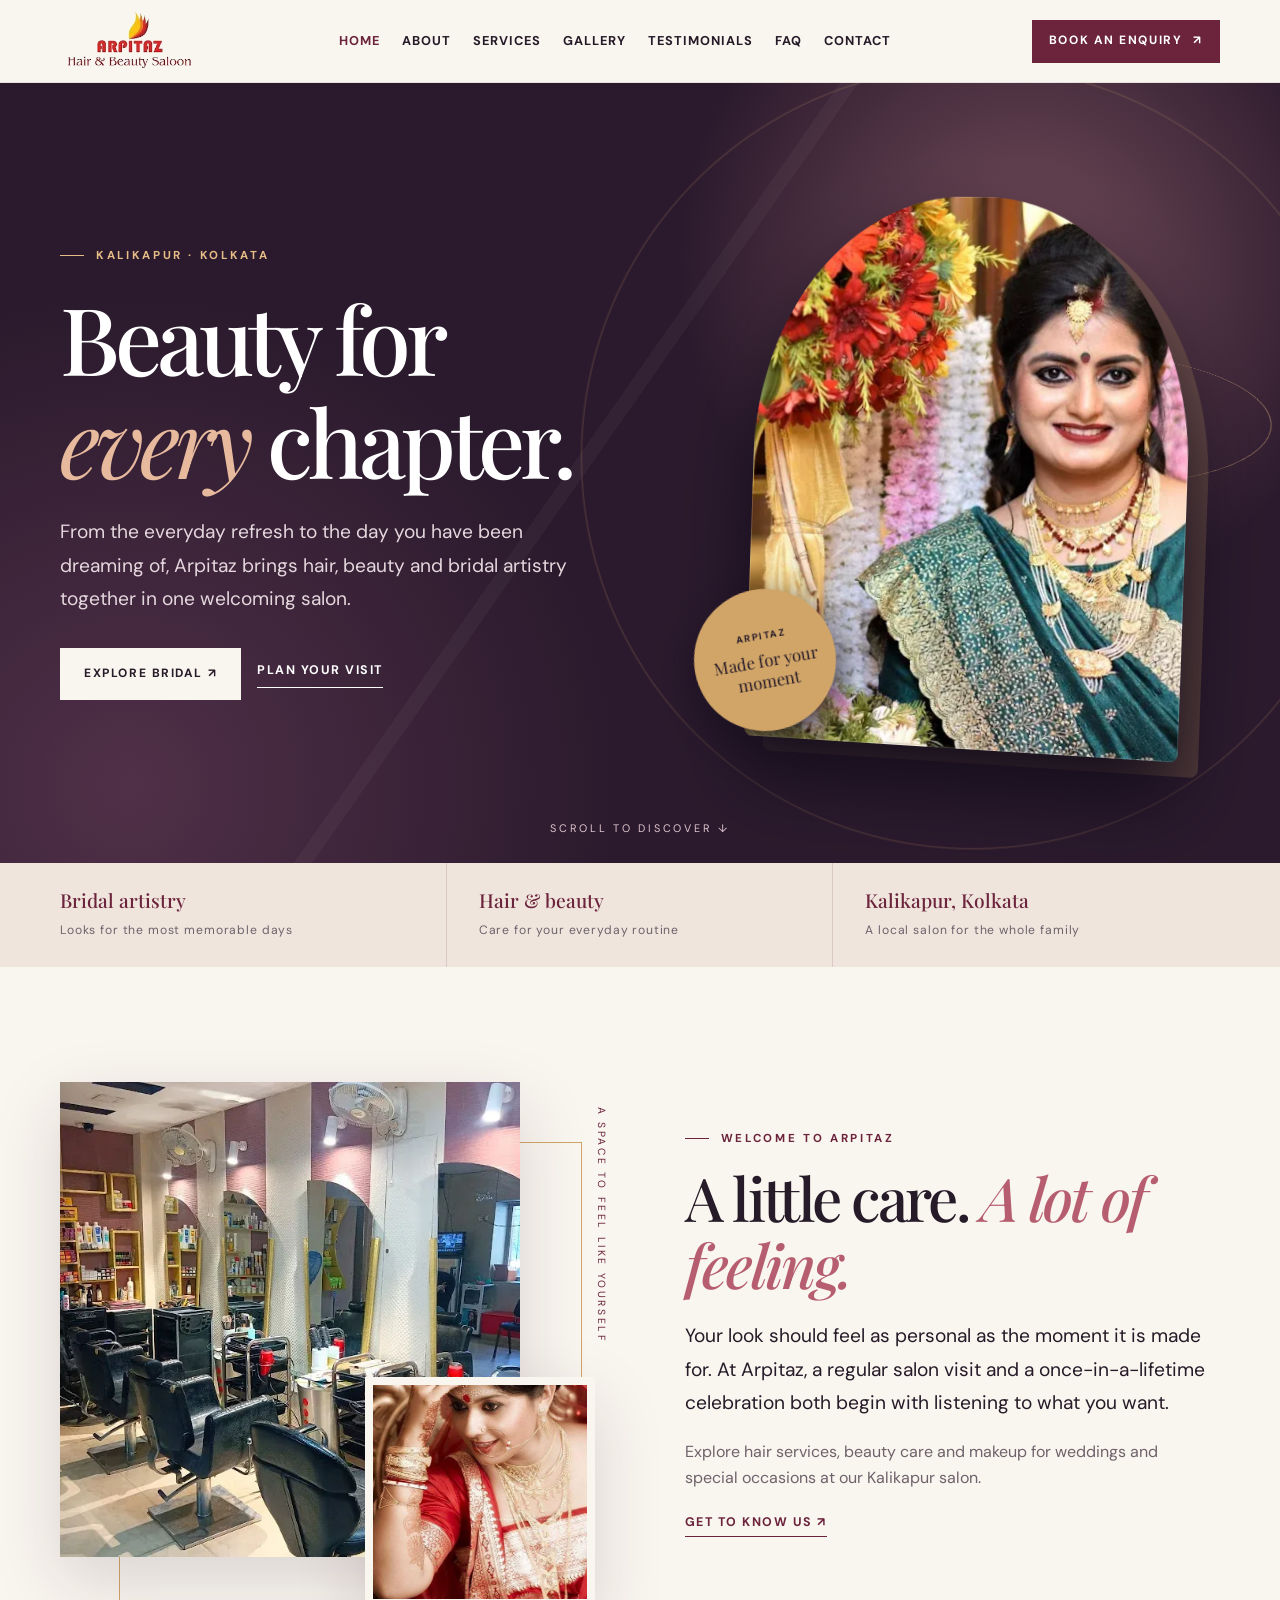
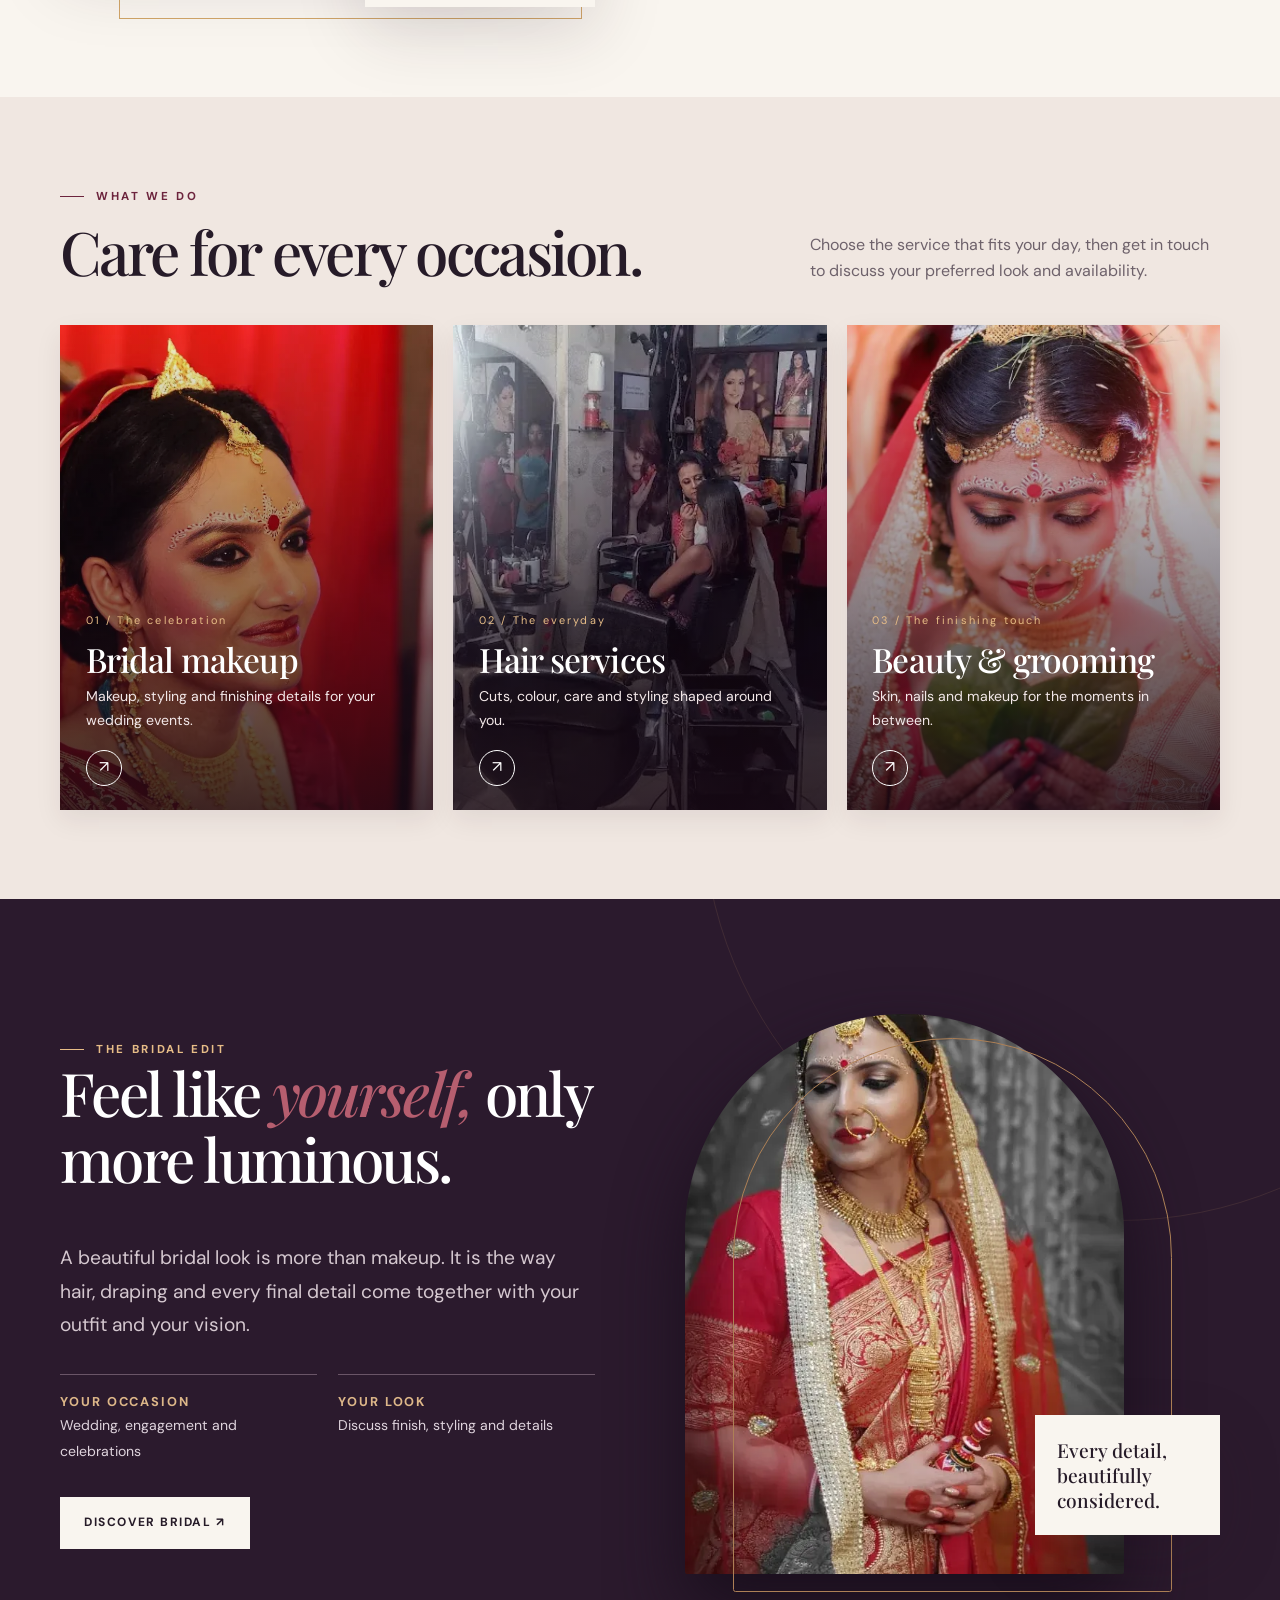
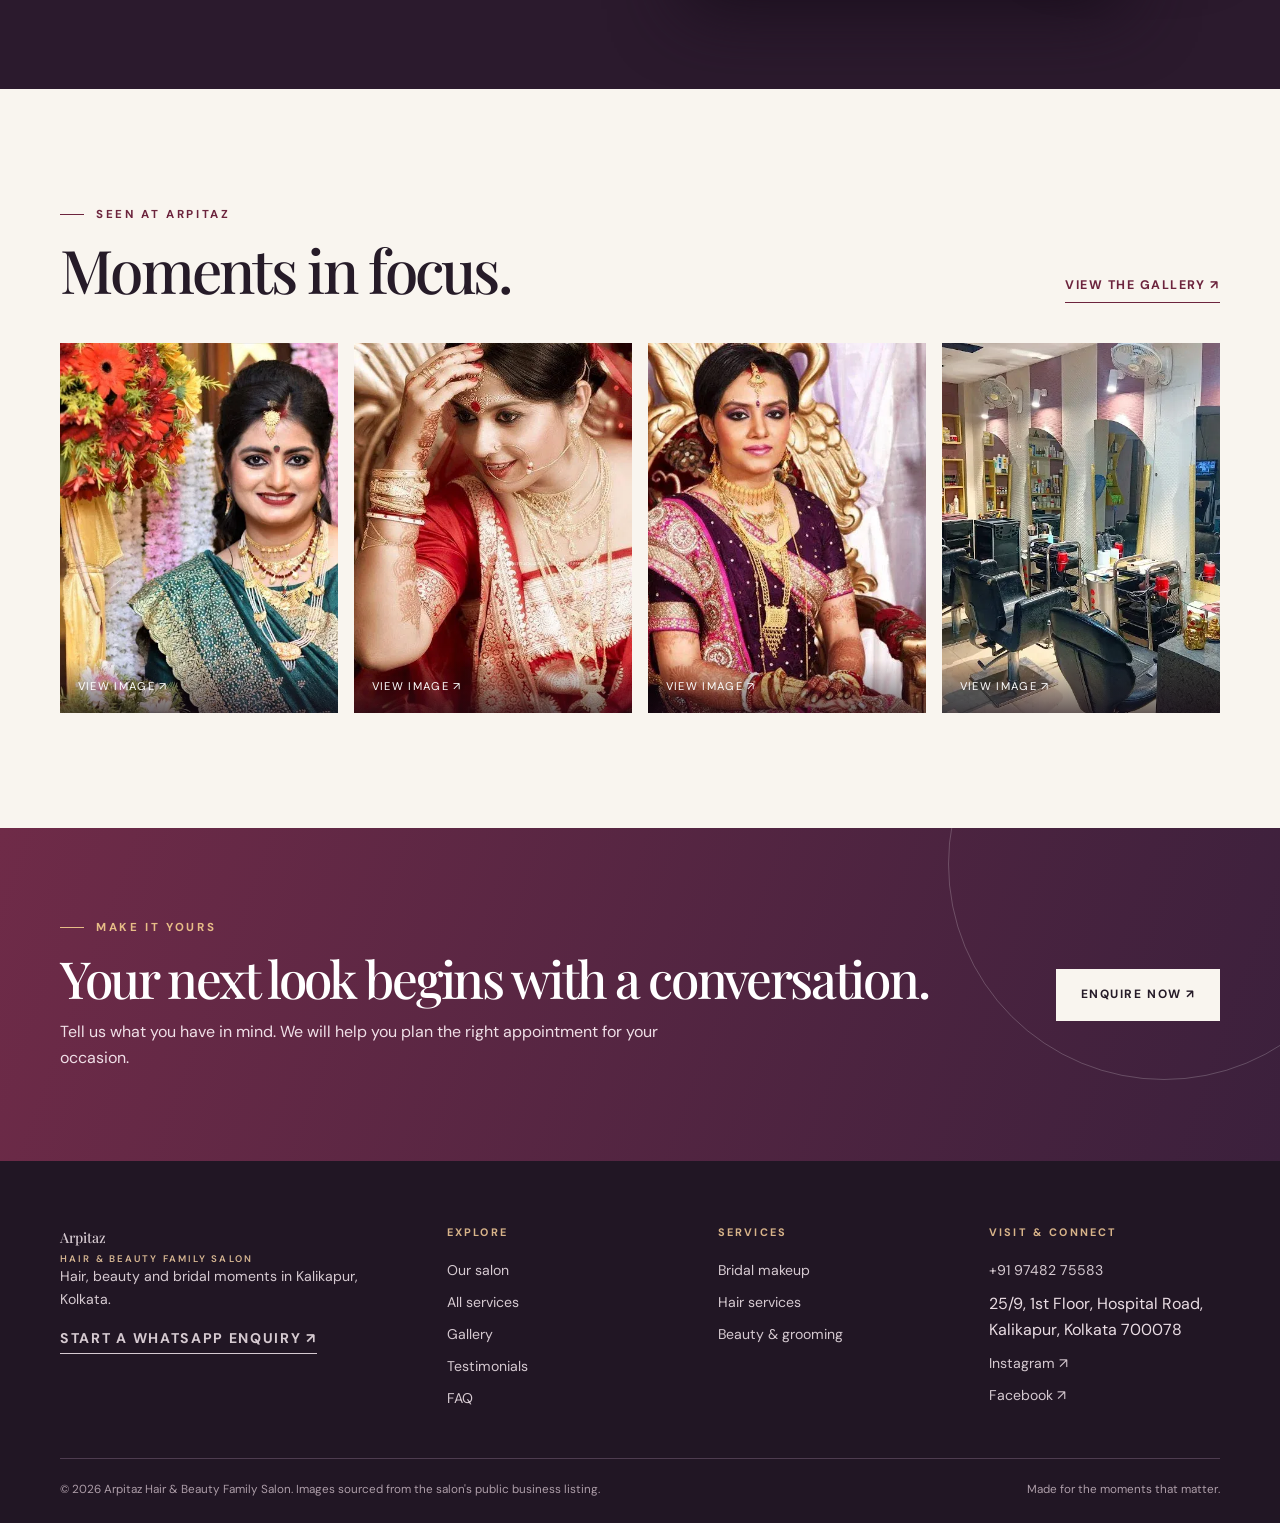
<file: index.html>
<!doctype html><html lang="en"><head>
<meta charset="utf-8"><meta name="viewport" content="width=device-width, initial-scale=1"><meta name="theme-color" content="#2b1a2d">
<title>Home | Arpitaz Hair & Beauty Family Salon, Kolkata</title><meta name="description" content="Arpitaz Hair & Beauty Family Salon in Kalikapur, Kolkata. Explore bridal makeup, hair and beauty services, and enquire about an appointment.">
<meta property="og:type" content="website"><meta property="og:title" content="Home | Arpitaz"><meta property="og:description" content="Arpitaz Hair & Beauty Family Salon in Kalikapur, Kolkata. Explore bridal makeup, hair and beauty services, and enquire about an appointment."><meta property="og:image" content="assets/images/bridal-emerald.webp">
<link rel="icon" href="assets/images/arpitaz-logo.png" type="image/png"><link rel="preconnect" href="https://fonts.googleapis.com"><link rel="preconnect" href="https://fonts.gstatic.com" crossorigin>
<link rel="stylesheet" href="assets/css/style.css"><script src="assets/js/main.js" defer></script></head><body><a class="skip-link" href="#main">Skip to content</a>
<header class="site-header"><div class="container header-inner">
  <a class="brand" href="index.html" aria-label="Arpitaz home"><img src="assets/images/arpitaz-logo.png" alt="Arpitaz Hair & Beauty Saloon logo" width="245" height="125"></a>
  <nav class="primary-nav" id="main-nav" aria-label="Main navigation"><a href="index.html" aria-current="page">Home</a><a href="about.html" >About</a><a href="services.html" >Services</a><a href="gallery.html" >Gallery</a><a href="testimonials.html" >Testimonials</a><a href="faq.html" >FAQ</a><a href="contact.html" >Contact</a></nav>
  <div class="header-actions"><a class="button small" href="contact.html">Book an enquiry <span aria-hidden="true">↗</span></a><button class="menu-toggle" type="button" aria-label="Toggle menu" aria-controls="main-nav" aria-expanded="false">☰</button></div>
</div></header><main id="main"><section class="hero"><div class="container hero-inner"><div class="hero-copy reveal"><span class="eyebrow light">Kalikapur · Kolkata</span><h1>Beauty for <em>every</em> chapter.</h1><p class="lead">From the everyday refresh to the day you have been dreaming of, Arpitaz brings hair, beauty and bridal artistry together in one welcoming salon.</p><div class="button-row"><a class="button light" href="bridal.html">Explore bridal ↗</a><a class="text-link" href="contact.html">Plan your visit</a></div></div><div class="hero-art" aria-label="Arpitaz bridal portrait"><div class="hero-orbit"></div><div class="hero-image"><img src="assets/images/bridal-emerald.webp" alt="Bridal makeup look in a teal sari from the Arpitaz portfolio" loading="eager" decoding="async" ></div><div class="hero-stamp"><strong>Arpitaz</strong>Made for your<br>moment</div></div></div><span class="hero-scroll">Scroll to discover ↓</span></section>
<div class="intro-strip"><div class="container intro-grid"><div class="intro-item"><span>Bridal artistry</span><small>Looks for the most memorable days</small></div><div class="intro-item"><span>Hair & beauty</span><small>Care for your everyday routine</small></div><div class="intro-item"><span>Kalikapur, Kolkata</span><small>A local salon for the whole family</small></div></div></div>
<section class="section"><div class="container split"><div class="visual reveal"><img src="assets/images/salon-interior.webp" alt="Styling stations inside Arpitaz salon" loading="lazy" decoding="async" class="main"><img src="assets/images/bridal-classic.webp" alt="Classic Bengali bridal look by Arpitaz" loading="lazy" decoding="async" class="inset"><span class="vertical-label">A space to feel like yourself</span></div><div class="copy reveal"><span class="eyebrow">Welcome to Arpitaz</span><h2>A little care. <span class="serif-italic">A lot of feeling.</span></h2><p class="lead">Your look should feel as personal as the moment it is made for. At Arpitaz, a regular salon visit and a once-in-a-lifetime celebration both begin with listening to what you want.</p><p class="muted">Explore hair services, beauty care and makeup for weddings and special occasions at our Kalikapur salon.</p><a class="text-link" href="about.html">Get to know us ↗</a></div></div></section>
<section class="section-sm" style="background:#f0e7e1"><div class="container"><div class="section-heading reveal"><div><span class="eyebrow">What we do</span><h2>Care for every occasion.</h2></div><p class="muted">Choose the service that fits your day, then get in touch to discuss your preferred look and availability.</p></div><div class="service-grid">
<a class="service-card reveal" href="bridal.html"><img src="assets/images/bridal-profile.webp" alt="Arpitaz bridal makeup portrait" loading="lazy" decoding="async" ><div class="service-content"><span class="index">01 / The celebration</span><h3>Bridal makeup</h3><p>Makeup, styling and finishing details for your wedding events.</p><span class="arrow" aria-hidden="true">↗</span></div></a>
<a class="service-card reveal" href="hair.html"><img src="assets/images/salon-at-work.webp" alt="Hair styling in progress at Arpitaz salon" loading="lazy" decoding="async" ><div class="service-content"><span class="index">02 / The everyday</span><h3>Hair services</h3><p>Cuts, colour, care and styling shaped around you.</p><span class="arrow" aria-hidden="true">↗</span></div></a>
<a class="service-card reveal" href="beauty.html"><img src="assets/images/bridal-detail.webp" alt="Detailed bridal beauty look by Arpitaz" loading="lazy" decoding="async" ><div class="service-content"><span class="index">03 / The finishing touch</span><h3>Beauty & grooming</h3><p>Skin, nails and makeup for the moments in between.</p><span class="arrow" aria-hidden="true">↗</span></div></a>
</div></div></section>
<section class="section dark-section"><div class="container feature-grid"><div class="reveal"><span class="eyebrow light">The bridal edit</span><h2>Feel like <span class="serif-italic">yourself,</span> only more luminous.</h2><p class="lead muted">A beautiful bridal look is more than makeup. It is the way hair, draping and every final detail come together with your outfit and your vision.</p><div class="feature-list"><div><strong>Your occasion</strong><span>Wedding, engagement and celebrations</span></div><div><strong>Your look</strong><span>Discuss finish, styling and details</span></div></div><a class="button light" href="bridal.html">Discover bridal ↗</a></div><div class="feature-photo reveal"><img src="assets/images/bridal-red.webp" alt="Full-length red bridal look from the Arpitaz portfolio" loading="lazy" decoding="async" ><div class="floating-note">Every detail, beautifully considered.</div></div></div></section>
<section class="section"><div class="container"><div class="section-heading reveal"><div><span class="eyebrow">Seen at Arpitaz</span><h2>Moments in focus.</h2></div><a class="text-link" href="gallery.html">View the gallery ↗</a></div><div class="gallery-grid"><a class="gallery-item" href="gallery.html"><img src="assets/images/bridal-emerald.webp" alt="Arpitaz bridal portrait in emerald" loading="lazy" decoding="async" ></a><a class="gallery-item" href="gallery.html"><img src="assets/images/bridal-classic.webp" alt="Arpitaz classic bridal portrait" loading="lazy" decoding="async" ></a><a class="gallery-item" href="gallery.html"><img src="assets/images/bridal-regal.webp" alt="Arpitaz regal bridal portrait" loading="lazy" decoding="async" ></a><a class="gallery-item" href="gallery.html"><img src="assets/images/salon-interior.webp" alt="Interior of Arpitaz salon" loading="lazy" decoding="async" ></a></div></div></section>
<section class="cta-band"><div class="container cta-inner"><div><span class="eyebrow light">Make it yours</span><h2>Your next look begins with a conversation.</h2><p>Tell us what you have in mind. We will help you plan the right appointment for your occasion.</p></div><a class="button light" href="contact.html">Enquire now ↗</a></div></section></main><footer class="site-footer"><div class="container">
  <div class="footer-grid"><div><a class="footer-brand" href="index.html">Arpitaz<small>Hair & Beauty Family Salon</small></a><p>Hair, beauty and bridal moments in Kalikapur, Kolkata.</p><a class="text-link" href="https://wa.me/919748275583" target="_blank" rel="noopener noreferrer">Start a WhatsApp enquiry ↗</a></div>
  <div><h3>Explore</h3><div class="footer-links"><a href="about.html">Our salon</a><a href="services.html">All services</a><a href="gallery.html">Gallery</a><a href="testimonials.html">Testimonials</a><a href="faq.html">FAQ</a></div></div>
  <div><h3>Services</h3><div class="footer-links"><a href="bridal.html">Bridal makeup</a><a href="hair.html">Hair services</a><a href="beauty.html">Beauty & grooming</a></div></div>
  <div><h3>Visit & connect</h3><div class="footer-links"><a href="tel:+919748275583">+91 97482 75583</a><span>25/9, 1st Floor, Hospital Road,<br>Kalikapur, Kolkata 700078</span><a href="https://www.instagram.com/arpitazsalon/" target="_blank" rel="noopener noreferrer">Instagram ↗</a><a href="https://www.facebook.com/ArpitazOfficial/" target="_blank" rel="noopener noreferrer">Facebook ↗</a></div></div></div>
  <div class="footer-bottom"><span>© <span id="year">2026</span> Arpitaz Hair & Beauty Family Salon. Images sourced from the salon's public business listing.</span><span>Made for the moments that matter.</span></div>
</div></footer></body></html>
</file>
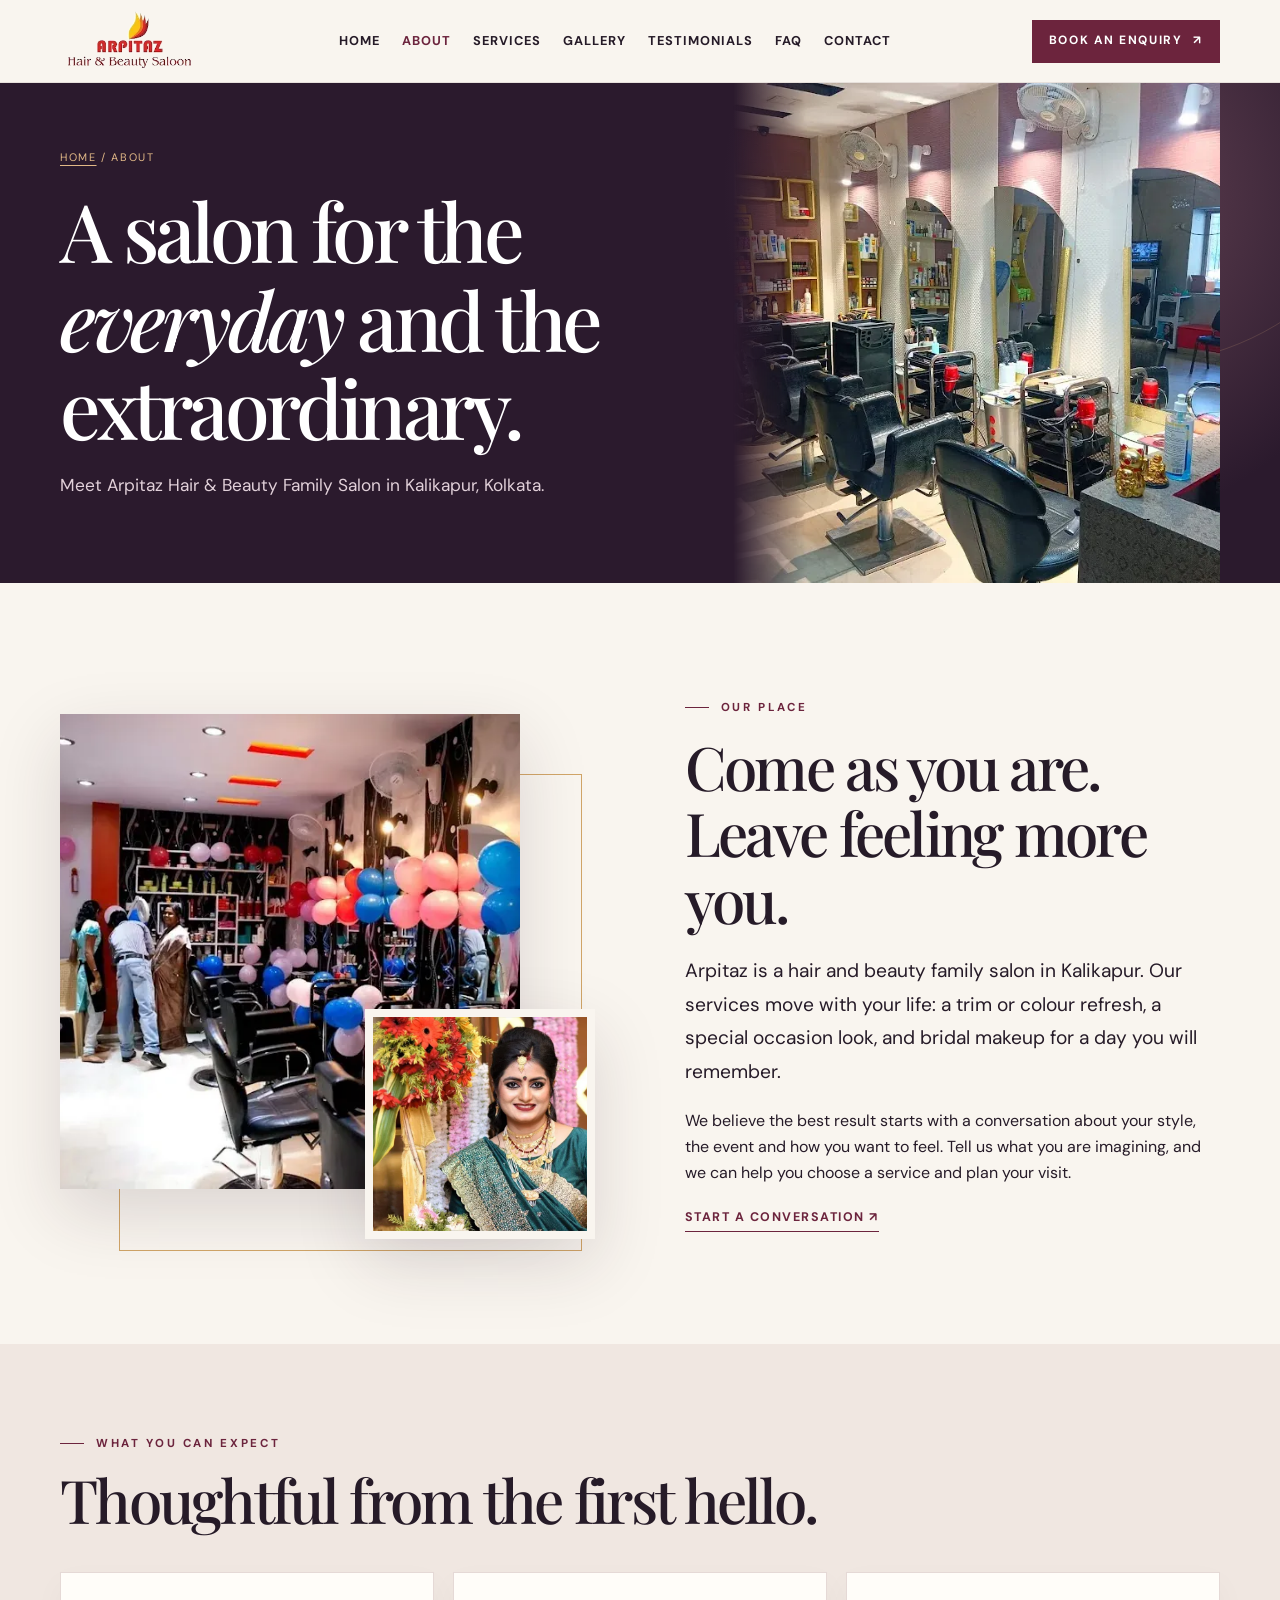
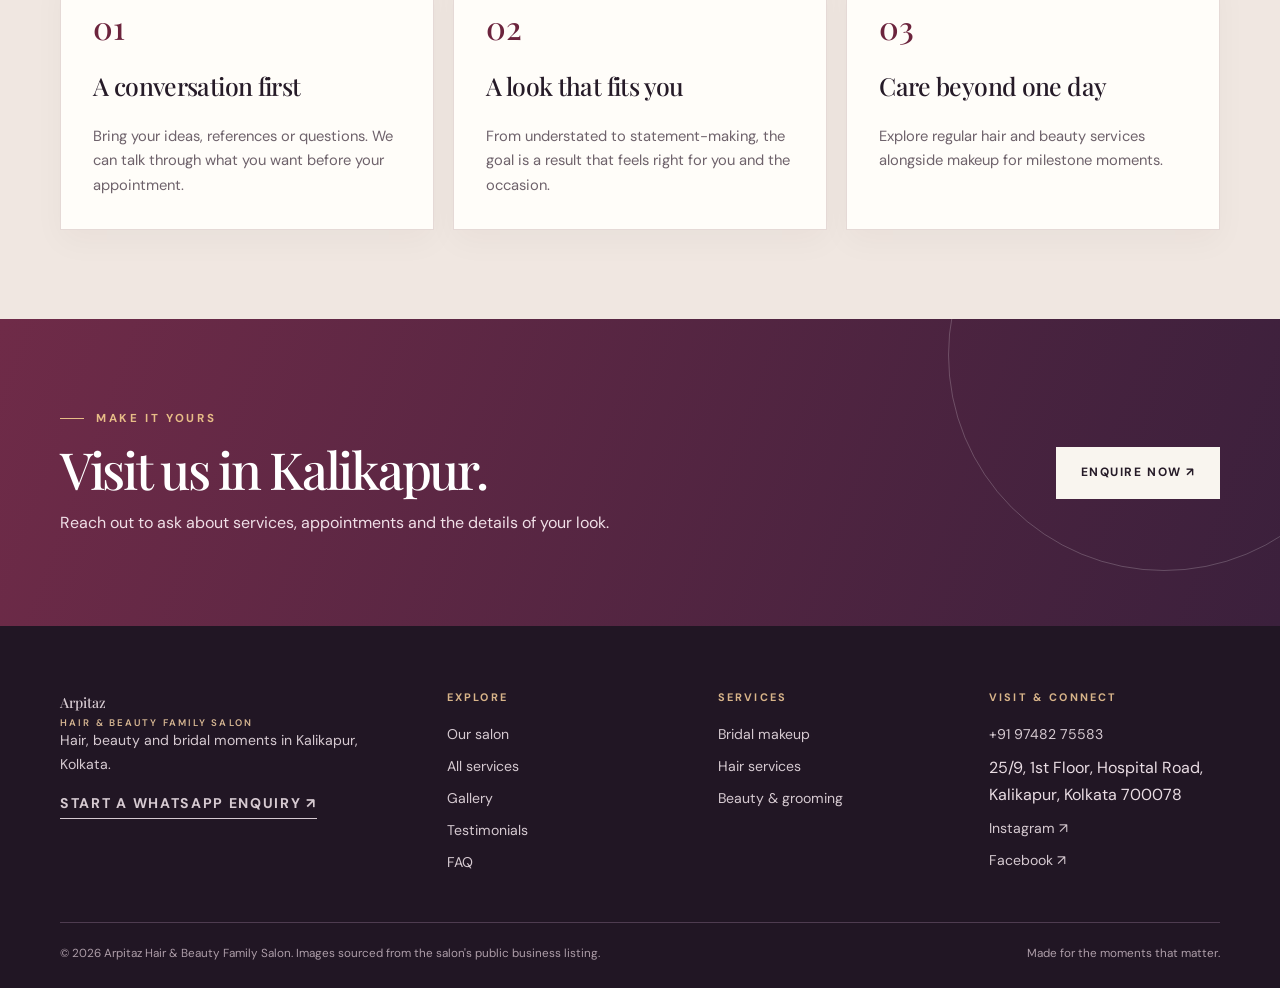
<file: about.html>
<!doctype html><html lang="en"><head>
<meta charset="utf-8"><meta name="viewport" content="width=device-width, initial-scale=1"><meta name="theme-color" content="#2b1a2d">
<title>About | Arpitaz Hair & Beauty Family Salon, Kolkata</title><meta name="description" content="Get to know Arpitaz Hair & Beauty Family Salon in Kalikapur, Kolkata, offering hair, beauty and bridal services.">
<meta property="og:type" content="website"><meta property="og:title" content="About | Arpitaz"><meta property="og:description" content="Get to know Arpitaz Hair & Beauty Family Salon in Kalikapur, Kolkata, offering hair, beauty and bridal services."><meta property="og:image" content="assets/images/bridal-emerald.webp">
<link rel="icon" href="assets/images/arpitaz-logo.png" type="image/png"><link rel="preconnect" href="https://fonts.googleapis.com"><link rel="preconnect" href="https://fonts.gstatic.com" crossorigin>
<link rel="stylesheet" href="assets/css/style.css"><script src="assets/js/main.js" defer></script></head><body><a class="skip-link" href="#main">Skip to content</a>
<header class="site-header"><div class="container header-inner">
  <a class="brand" href="index.html" aria-label="Arpitaz home"><img src="assets/images/arpitaz-logo.png" alt="Arpitaz Hair & Beauty Saloon logo" width="245" height="125"></a>
  <nav class="primary-nav" id="main-nav" aria-label="Main navigation"><a href="index.html" >Home</a><a href="about.html" aria-current="page">About</a><a href="services.html" >Services</a><a href="gallery.html" >Gallery</a><a href="testimonials.html" >Testimonials</a><a href="faq.html" >FAQ</a><a href="contact.html" >Contact</a></nav>
  <div class="header-actions"><a class="button small" href="contact.html">Book an enquiry <span aria-hidden="true">↗</span></a><button class="menu-toggle" type="button" aria-label="Toggle menu" aria-controls="main-nav" aria-expanded="false">☰</button></div>
</div></header><main id="main"><section class="page-hero has-image"><div class="container"><div><div class="breadcrumbs"><a href="index.html">Home</a> / About</div><h1>A salon for the <em>everyday</em> and the extraordinary.</h1><p>Meet Arpitaz Hair & Beauty Family Salon in Kalikapur, Kolkata.</p></div><img src="assets/images/salon-interior.webp" alt="Inside Arpitaz salon" loading="lazy" decoding="async" ></div></section>
<section class="section"><div class="container split"><div class="visual reveal"><img src="assets/images/salon-celebration.webp" alt="A celebration inside Arpitaz salon" loading="lazy" decoding="async" class="main"><img src="assets/images/bridal-emerald.webp" alt="Arpitaz bridal portrait" loading="lazy" decoding="async" class="inset"></div><div class="copy reveal"><span class="eyebrow">Our place</span><h2>Come as you are. Leave feeling more you.</h2><p class="lead">Arpitaz is a hair and beauty family salon in Kalikapur. Our services move with your life: a trim or colour refresh, a special occasion look, and bridal makeup for a day you will remember.</p><p>We believe the best result starts with a conversation about your style, the event and how you want to feel. Tell us what you are imagining, and we can help you choose a service and plan your visit.</p><a class="text-link" href="contact.html">Start a conversation ↗</a></div></div></section>
<section class="section-sm" style="background:#f0e7e1"><div class="container"><div class="section-heading"><div><span class="eyebrow">What you can expect</span><h2>Thoughtful from the first hello.</h2></div></div><div class="detail-grid"><div class="detail-card"><div class="symbol">01</div><h3>A conversation first</h3><p>Bring your ideas, references or questions. We can talk through what you want before your appointment.</p></div><div class="detail-card"><div class="symbol">02</div><h3>A look that fits you</h3><p>From understated to statement-making, the goal is a result that feels right for you and the occasion.</p></div><div class="detail-card"><div class="symbol">03</div><h3>Care beyond one day</h3><p>Explore regular hair and beauty services alongside makeup for milestone moments.</p></div></div></div></section>
<section class="cta-band"><div class="container cta-inner"><div><span class="eyebrow light">Make it yours</span><h2>Visit us in Kalikapur.</h2><p>Reach out to ask about services, appointments and the details of your look.</p></div><a class="button light" href="contact.html">Enquire now ↗</a></div></section></main><footer class="site-footer"><div class="container">
  <div class="footer-grid"><div><a class="footer-brand" href="index.html">Arpitaz<small>Hair & Beauty Family Salon</small></a><p>Hair, beauty and bridal moments in Kalikapur, Kolkata.</p><a class="text-link" href="https://wa.me/919748275583" target="_blank" rel="noopener noreferrer">Start a WhatsApp enquiry ↗</a></div>
  <div><h3>Explore</h3><div class="footer-links"><a href="about.html">Our salon</a><a href="services.html">All services</a><a href="gallery.html">Gallery</a><a href="testimonials.html">Testimonials</a><a href="faq.html">FAQ</a></div></div>
  <div><h3>Services</h3><div class="footer-links"><a href="bridal.html">Bridal makeup</a><a href="hair.html">Hair services</a><a href="beauty.html">Beauty & grooming</a></div></div>
  <div><h3>Visit & connect</h3><div class="footer-links"><a href="tel:+919748275583">+91 97482 75583</a><span>25/9, 1st Floor, Hospital Road,<br>Kalikapur, Kolkata 700078</span><a href="https://www.instagram.com/arpitazsalon/" target="_blank" rel="noopener noreferrer">Instagram ↗</a><a href="https://www.facebook.com/ArpitazOfficial/" target="_blank" rel="noopener noreferrer">Facebook ↗</a></div></div></div>
  <div class="footer-bottom"><span>© <span id="year">2026</span> Arpitaz Hair & Beauty Family Salon. Images sourced from the salon's public business listing.</span><span>Made for the moments that matter.</span></div>
</div></footer></body></html>
</file>
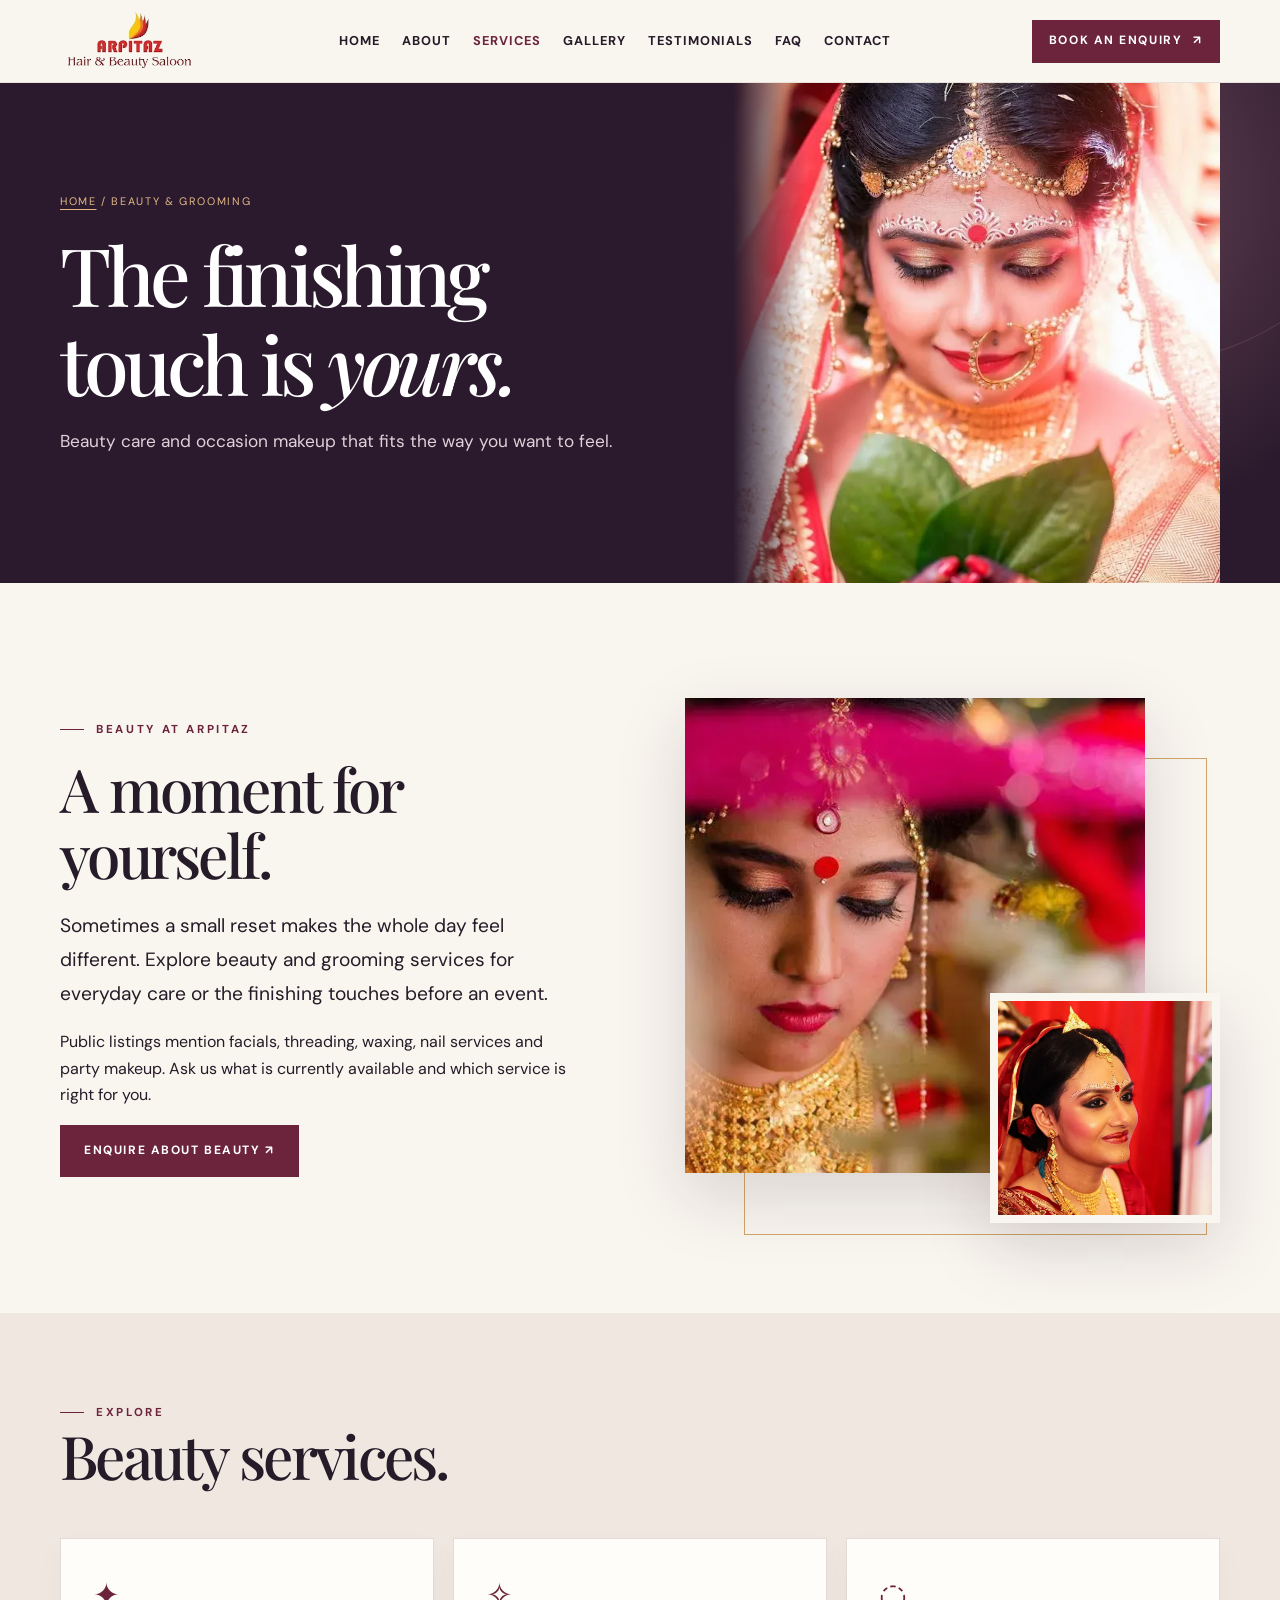
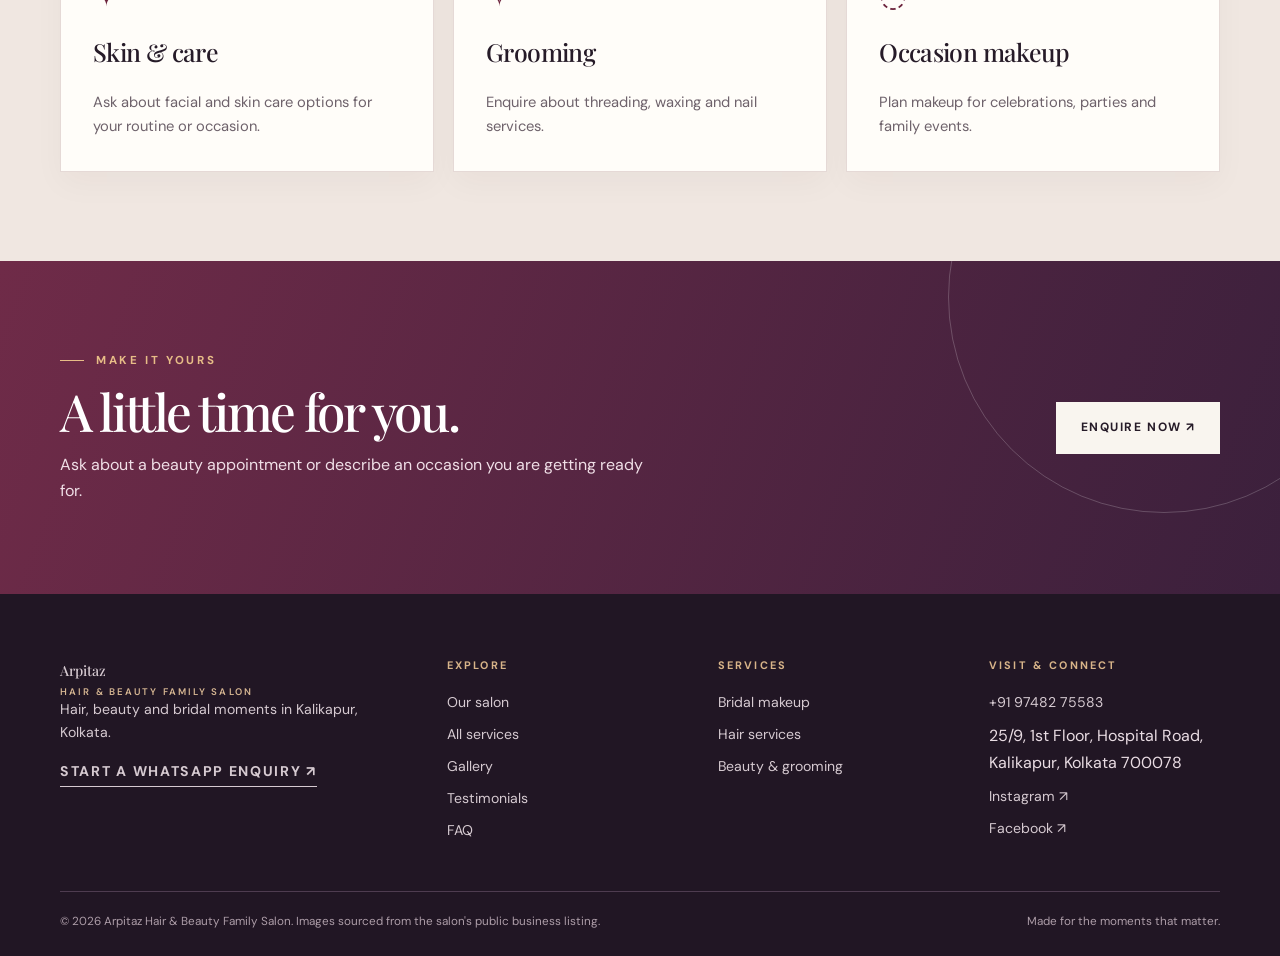
<file: beauty.html>
<!doctype html><html lang="en"><head>
<meta charset="utf-8"><meta name="viewport" content="width=device-width, initial-scale=1"><meta name="theme-color" content="#2b1a2d">
<title>Beauty & Grooming | Arpitaz Hair & Beauty Family Salon, Kolkata</title><meta name="description" content="Explore beauty care, grooming and occasion makeup at Arpitaz Hair & Beauty Family Salon in Kalikapur.">
<meta property="og:type" content="website"><meta property="og:title" content="Beauty & Grooming | Arpitaz"><meta property="og:description" content="Explore beauty care, grooming and occasion makeup at Arpitaz Hair & Beauty Family Salon in Kalikapur."><meta property="og:image" content="assets/images/bridal-emerald.webp">
<link rel="icon" href="assets/images/arpitaz-logo.png" type="image/png"><link rel="preconnect" href="https://fonts.googleapis.com"><link rel="preconnect" href="https://fonts.gstatic.com" crossorigin>
<link rel="stylesheet" href="assets/css/style.css"><script src="assets/js/main.js" defer></script></head><body><a class="skip-link" href="#main">Skip to content</a>
<header class="site-header"><div class="container header-inner">
  <a class="brand" href="index.html" aria-label="Arpitaz home"><img src="assets/images/arpitaz-logo.png" alt="Arpitaz Hair & Beauty Saloon logo" width="245" height="125"></a>
  <nav class="primary-nav" id="main-nav" aria-label="Main navigation"><a href="index.html" >Home</a><a href="about.html" >About</a><a href="services.html" aria-current="page">Services</a><a href="gallery.html" >Gallery</a><a href="testimonials.html" >Testimonials</a><a href="faq.html" >FAQ</a><a href="contact.html" >Contact</a></nav>
  <div class="header-actions"><a class="button small" href="contact.html">Book an enquiry <span aria-hidden="true">↗</span></a><button class="menu-toggle" type="button" aria-label="Toggle menu" aria-controls="main-nav" aria-expanded="false">☰</button></div>
</div></header><main id="main"><section class="page-hero has-image"><div class="container"><div><div class="breadcrumbs"><a href="index.html">Home</a> / Beauty & grooming</div><h1>The finishing touch is <em>yours.</em></h1><p>Beauty care and occasion makeup that fits the way you want to feel.</p></div><img src="assets/images/bridal-detail.webp" alt="Detailed beauty makeup look from Arpitaz" loading="lazy" decoding="async" ></div></section>
<section class="section"><div class="container split"><div class="copy reveal"><span class="eyebrow">Beauty at Arpitaz</span><h2>A moment for yourself.</h2><p class="lead">Sometimes a small reset makes the whole day feel different. Explore beauty and grooming services for everyday care or the finishing touches before an event.</p><p>Public listings mention facials, threading, waxing, nail services and party makeup. Ask us what is currently available and which service is right for you.</p><a href="contact.html" class="button">Enquire about beauty ↗</a></div><div class="visual reveal"><img src="assets/images/bridal-floral.webp" alt="Close-up of a makeup look by Arpitaz" loading="lazy" decoding="async" class="main"><img src="assets/images/bridal-profile.webp" alt="Occasion makeup by Arpitaz" loading="lazy" decoding="async" class="inset"></div></div></section>
<section class="section-sm" style="background:#f0e7e1"><div class="container"><span class="eyebrow">Explore</span><h2>Beauty services.</h2><div class="detail-grid"><div class="detail-card"><div class="symbol">✦</div><h3>Skin & care</h3><p>Ask about facial and skin care options for your routine or occasion.</p></div><div class="detail-card"><div class="symbol">✧</div><h3>Grooming</h3><p>Enquire about threading, waxing and nail services.</p></div><div class="detail-card"><div class="symbol">◌</div><h3>Occasion makeup</h3><p>Plan makeup for celebrations, parties and family events.</p></div></div></div></section><section class="cta-band"><div class="container cta-inner"><div><span class="eyebrow light">Make it yours</span><h2>A little time for you.</h2><p>Ask about a beauty appointment or describe an occasion you are getting ready for.</p></div><a class="button light" href="contact.html">Enquire now ↗</a></div></section></main><footer class="site-footer"><div class="container">
  <div class="footer-grid"><div><a class="footer-brand" href="index.html">Arpitaz<small>Hair & Beauty Family Salon</small></a><p>Hair, beauty and bridal moments in Kalikapur, Kolkata.</p><a class="text-link" href="https://wa.me/919748275583" target="_blank" rel="noopener noreferrer">Start a WhatsApp enquiry ↗</a></div>
  <div><h3>Explore</h3><div class="footer-links"><a href="about.html">Our salon</a><a href="services.html">All services</a><a href="gallery.html">Gallery</a><a href="testimonials.html">Testimonials</a><a href="faq.html">FAQ</a></div></div>
  <div><h3>Services</h3><div class="footer-links"><a href="bridal.html">Bridal makeup</a><a href="hair.html">Hair services</a><a href="beauty.html">Beauty & grooming</a></div></div>
  <div><h3>Visit & connect</h3><div class="footer-links"><a href="tel:+919748275583">+91 97482 75583</a><span>25/9, 1st Floor, Hospital Road,<br>Kalikapur, Kolkata 700078</span><a href="https://www.instagram.com/arpitazsalon/" target="_blank" rel="noopener noreferrer">Instagram ↗</a><a href="https://www.facebook.com/ArpitazOfficial/" target="_blank" rel="noopener noreferrer">Facebook ↗</a></div></div></div>
  <div class="footer-bottom"><span>© <span id="year">2026</span> Arpitaz Hair & Beauty Family Salon. Images sourced from the salon's public business listing.</span><span>Made for the moments that matter.</span></div>
</div></footer></body></html>
</file>
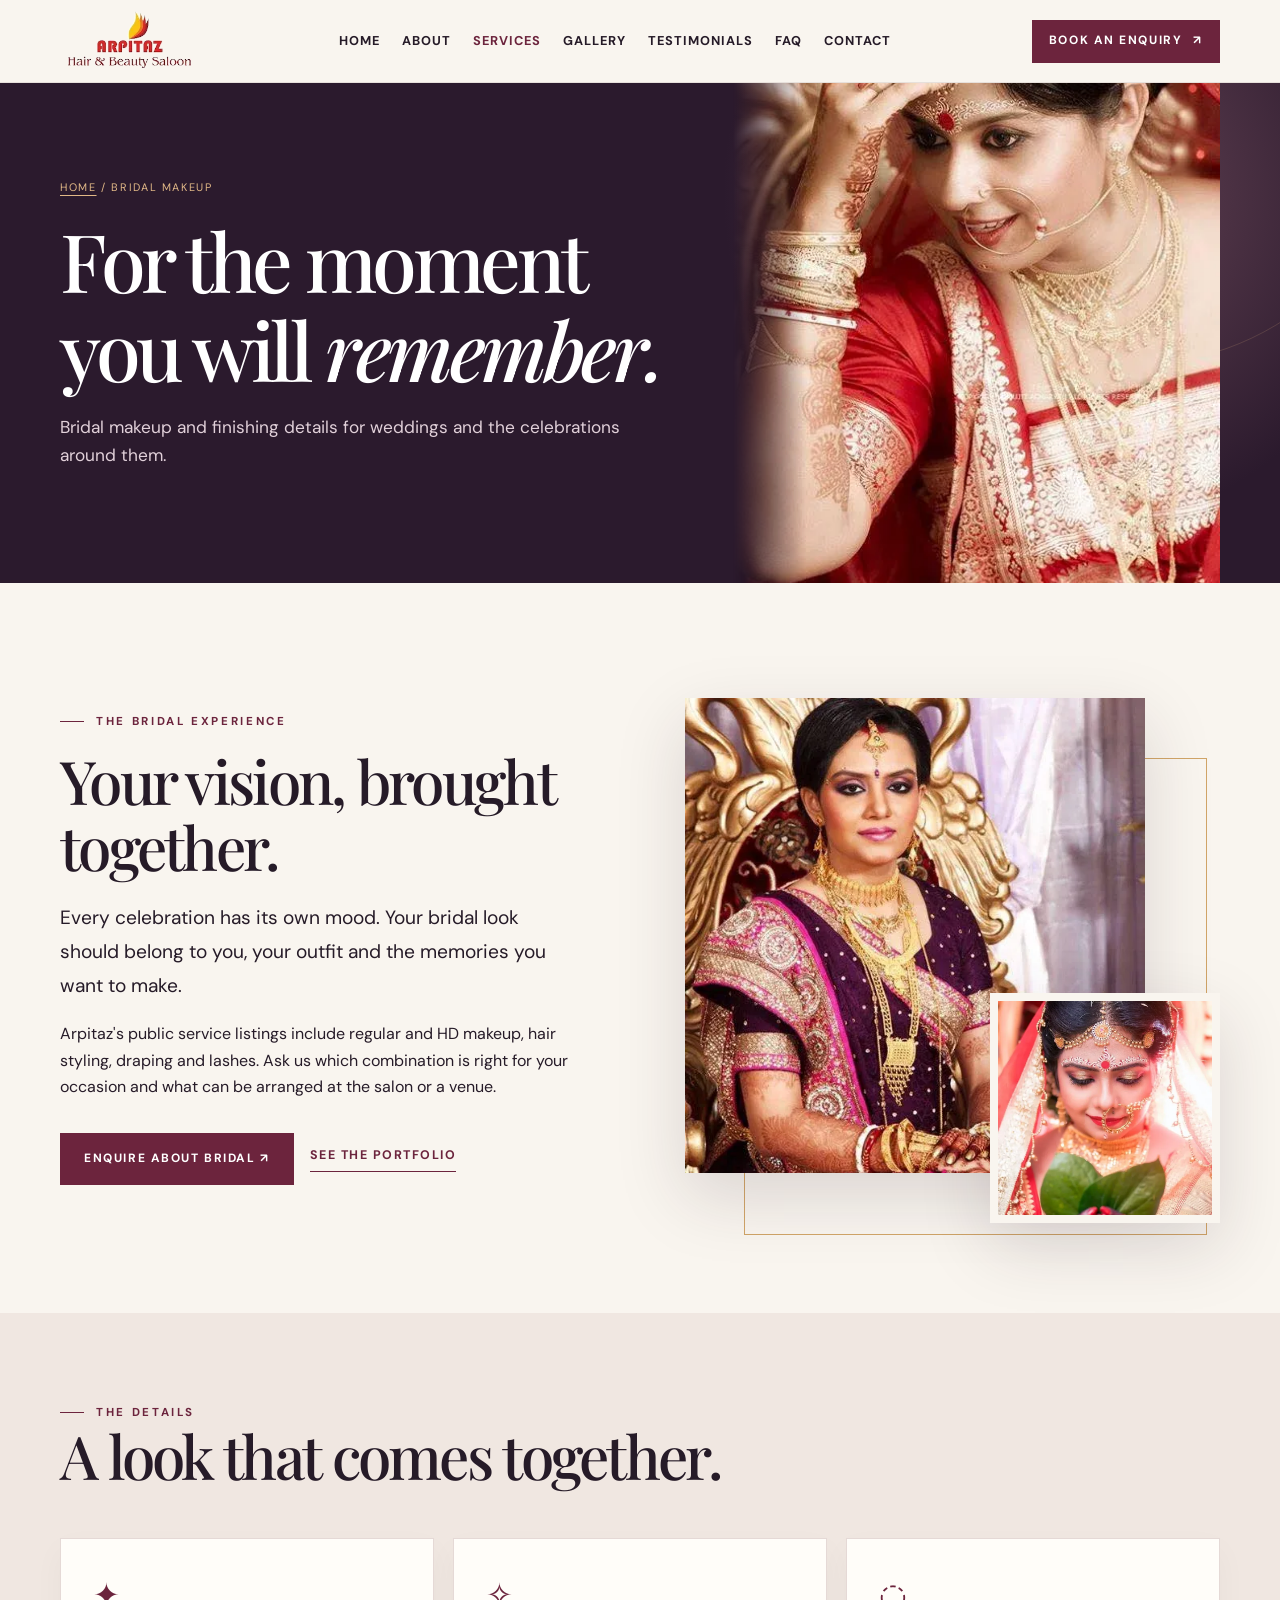
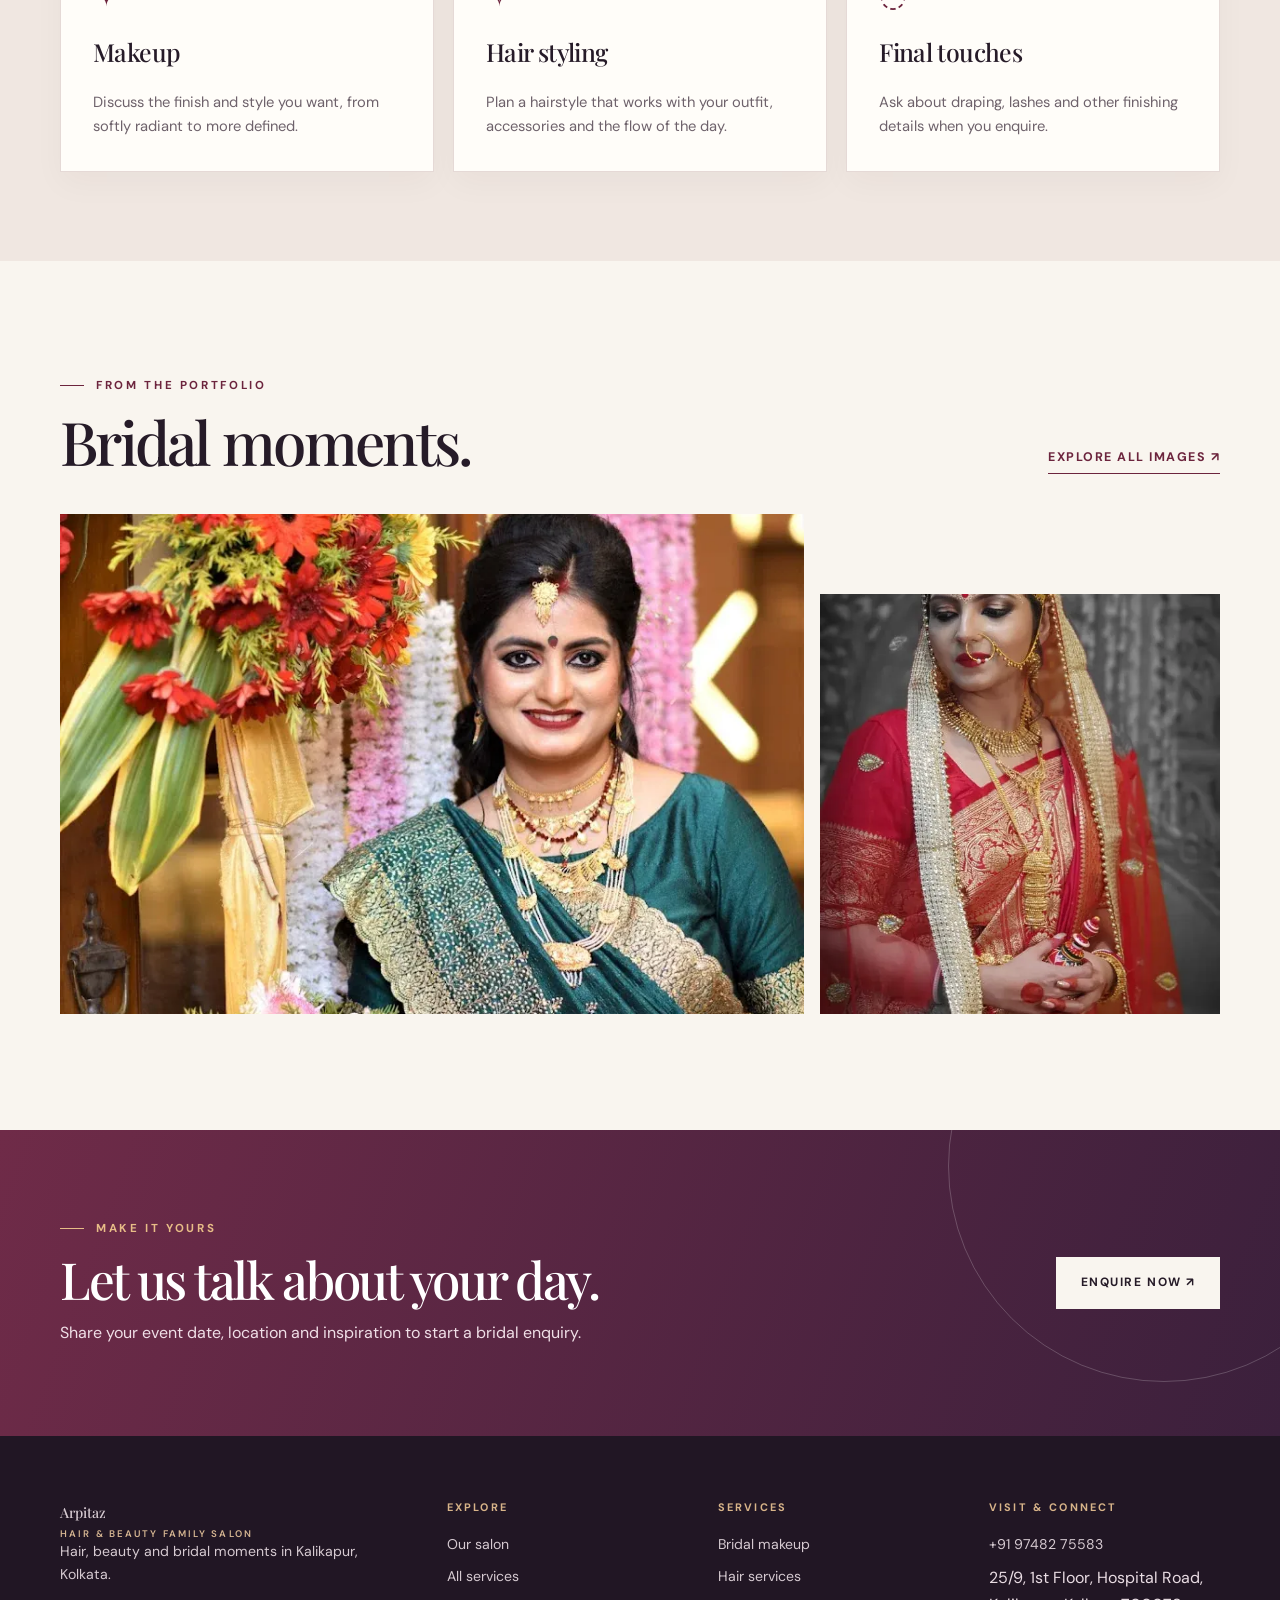
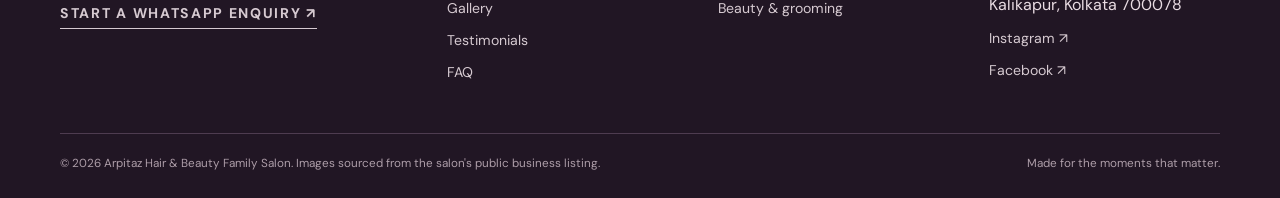
<file: bridal.html>
<!doctype html><html lang="en"><head>
<meta charset="utf-8"><meta name="viewport" content="width=device-width, initial-scale=1"><meta name="theme-color" content="#2b1a2d">
<title>Bridal Makeup | Arpitaz Hair & Beauty Family Salon, Kolkata</title><meta name="description" content="Explore bridal makeup, hairstyling and finishing details by Arpitaz Hair & Beauty Family Salon in Kolkata.">
<meta property="og:type" content="website"><meta property="og:title" content="Bridal Makeup | Arpitaz"><meta property="og:description" content="Explore bridal makeup, hairstyling and finishing details by Arpitaz Hair & Beauty Family Salon in Kolkata."><meta property="og:image" content="assets/images/bridal-emerald.webp">
<link rel="icon" href="assets/images/arpitaz-logo.png" type="image/png"><link rel="preconnect" href="https://fonts.googleapis.com"><link rel="preconnect" href="https://fonts.gstatic.com" crossorigin>
<link rel="stylesheet" href="assets/css/style.css"><script src="assets/js/main.js" defer></script></head><body><a class="skip-link" href="#main">Skip to content</a>
<header class="site-header"><div class="container header-inner">
  <a class="brand" href="index.html" aria-label="Arpitaz home"><img src="assets/images/arpitaz-logo.png" alt="Arpitaz Hair & Beauty Saloon logo" width="245" height="125"></a>
  <nav class="primary-nav" id="main-nav" aria-label="Main navigation"><a href="index.html" >Home</a><a href="about.html" >About</a><a href="services.html" aria-current="page">Services</a><a href="gallery.html" >Gallery</a><a href="testimonials.html" >Testimonials</a><a href="faq.html" >FAQ</a><a href="contact.html" >Contact</a></nav>
  <div class="header-actions"><a class="button small" href="contact.html">Book an enquiry <span aria-hidden="true">↗</span></a><button class="menu-toggle" type="button" aria-label="Toggle menu" aria-controls="main-nav" aria-expanded="false">☰</button></div>
</div></header><main id="main"><section class="page-hero has-image"><div class="container"><div><div class="breadcrumbs"><a href="index.html">Home</a> / Bridal makeup</div><h1>For the moment you will <em>remember.</em></h1><p>Bridal makeup and finishing details for weddings and the celebrations around them.</p></div><img src="assets/images/bridal-classic.webp" alt="Classic Bengali bride from the Arpitaz portfolio" loading="lazy" decoding="async" ></div></section>
<section class="section"><div class="container split"><div class="copy reveal"><span class="eyebrow">The bridal experience</span><h2>Your vision, brought together.</h2><p class="lead">Every celebration has its own mood. Your bridal look should belong to you, your outfit and the memories you want to make.</p><p>Arpitaz's public service listings include regular and HD makeup, hair styling, draping and lashes. Ask us which combination is right for your occasion and what can be arranged at the salon or a venue.</p><div class="button-row"><a class="button" href="contact.html">Enquire about bridal ↗</a><a class="text-link" href="gallery.html">See the portfolio</a></div></div><div class="visual reveal"><img src="assets/images/bridal-regal.webp" alt="Regal bridal makeup by Arpitaz" loading="lazy" decoding="async" class="main"><img src="assets/images/bridal-detail.webp" alt="Bridal makeup detail by Arpitaz" loading="lazy" decoding="async" class="inset"></div></div></section>
<section class="section-sm" style="background:#f0e7e1"><div class="container"><span class="eyebrow">The details</span><h2>A look that comes together.</h2><div class="detail-grid"><div class="detail-card"><div class="symbol">✦</div><h3>Makeup</h3><p>Discuss the finish and style you want, from softly radiant to more defined.</p></div><div class="detail-card"><div class="symbol">✧</div><h3>Hair styling</h3><p>Plan a hairstyle that works with your outfit, accessories and the flow of the day.</p></div><div class="detail-card"><div class="symbol">◌</div><h3>Final touches</h3><p>Ask about draping, lashes and other finishing details when you enquire.</p></div></div></div></section>
<section class="section"><div class="container"><div class="section-heading"><div><span class="eyebrow">From the portfolio</span><h2>Bridal moments.</h2></div><a href="gallery.html" class="text-link">Explore all images ↗</a></div><div class="service-page-images"><img src="assets/images/bridal-emerald.webp" alt="Emerald sari bridal look by Arpitaz" loading="lazy" decoding="async" ><img src="assets/images/bridal-red.webp" alt="Red sari bridal look by Arpitaz" loading="lazy" decoding="async" ></div></div></section><section class="cta-band"><div class="container cta-inner"><div><span class="eyebrow light">Make it yours</span><h2>Let us talk about your day.</h2><p>Share your event date, location and inspiration to start a bridal enquiry.</p></div><a class="button light" href="contact.html">Enquire now ↗</a></div></section></main><footer class="site-footer"><div class="container">
  <div class="footer-grid"><div><a class="footer-brand" href="index.html">Arpitaz<small>Hair & Beauty Family Salon</small></a><p>Hair, beauty and bridal moments in Kalikapur, Kolkata.</p><a class="text-link" href="https://wa.me/919748275583" target="_blank" rel="noopener noreferrer">Start a WhatsApp enquiry ↗</a></div>
  <div><h3>Explore</h3><div class="footer-links"><a href="about.html">Our salon</a><a href="services.html">All services</a><a href="gallery.html">Gallery</a><a href="testimonials.html">Testimonials</a><a href="faq.html">FAQ</a></div></div>
  <div><h3>Services</h3><div class="footer-links"><a href="bridal.html">Bridal makeup</a><a href="hair.html">Hair services</a><a href="beauty.html">Beauty & grooming</a></div></div>
  <div><h3>Visit & connect</h3><div class="footer-links"><a href="tel:+919748275583">+91 97482 75583</a><span>25/9, 1st Floor, Hospital Road,<br>Kalikapur, Kolkata 700078</span><a href="https://www.instagram.com/arpitazsalon/" target="_blank" rel="noopener noreferrer">Instagram ↗</a><a href="https://www.facebook.com/ArpitazOfficial/" target="_blank" rel="noopener noreferrer">Facebook ↗</a></div></div></div>
  <div class="footer-bottom"><span>© <span id="year">2026</span> Arpitaz Hair & Beauty Family Salon. Images sourced from the salon's public business listing.</span><span>Made for the moments that matter.</span></div>
</div></footer></body></html>
</file>
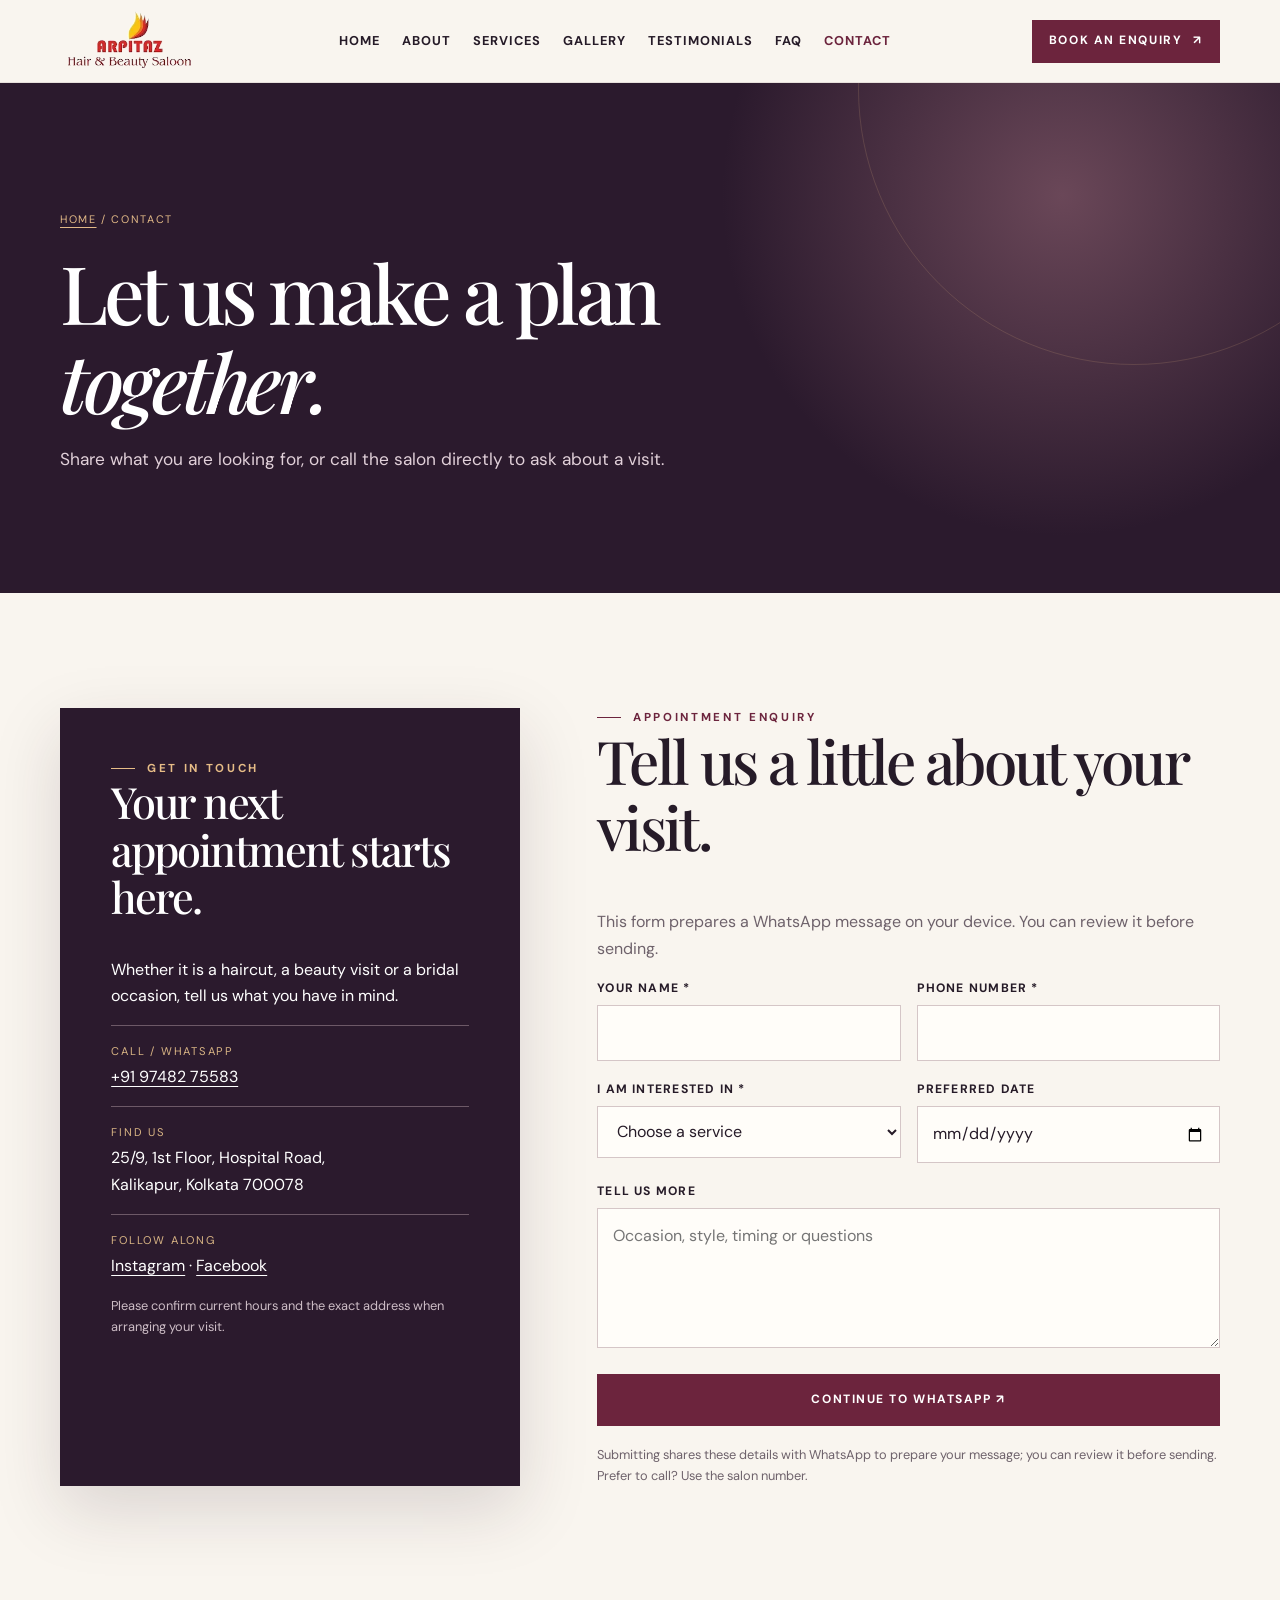
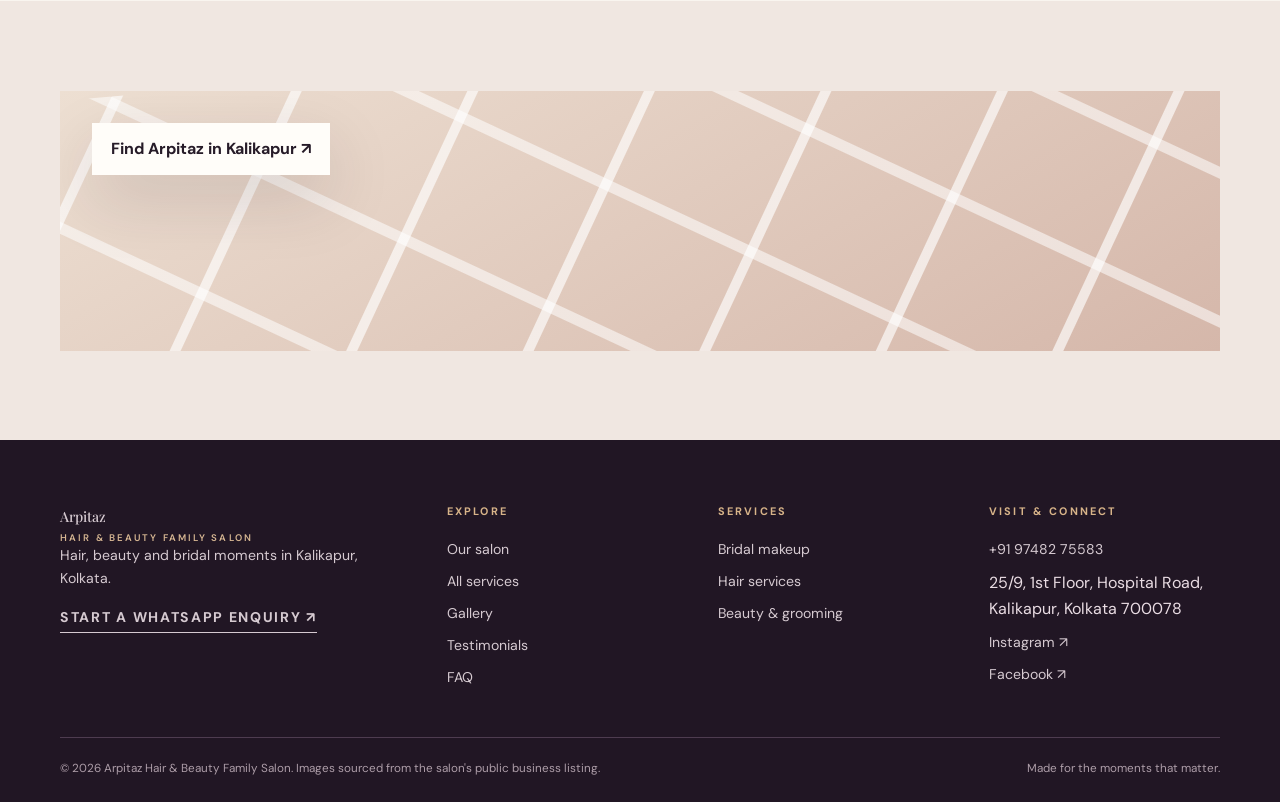
<file: contact.html>
<!doctype html><html lang="en"><head>
<meta charset="utf-8"><meta name="viewport" content="width=device-width, initial-scale=1"><meta name="theme-color" content="#2b1a2d">
<title>Contact | Arpitaz Hair & Beauty Family Salon, Kolkata</title><meta name="description" content="Contact Arpitaz Hair & Beauty Family Salon in Kalikapur, Kolkata. Call +91 97482 75583 or send an appointment enquiry via WhatsApp.">
<meta property="og:type" content="website"><meta property="og:title" content="Contact | Arpitaz"><meta property="og:description" content="Contact Arpitaz Hair & Beauty Family Salon in Kalikapur, Kolkata. Call +91 97482 75583 or send an appointment enquiry via WhatsApp."><meta property="og:image" content="assets/images/bridal-emerald.webp">
<link rel="icon" href="assets/images/arpitaz-logo.png" type="image/png"><link rel="preconnect" href="https://fonts.googleapis.com"><link rel="preconnect" href="https://fonts.gstatic.com" crossorigin>
<link rel="stylesheet" href="assets/css/style.css"><script src="assets/js/main.js" defer></script></head><body><a class="skip-link" href="#main">Skip to content</a>
<header class="site-header"><div class="container header-inner">
  <a class="brand" href="index.html" aria-label="Arpitaz home"><img src="assets/images/arpitaz-logo.png" alt="Arpitaz Hair & Beauty Saloon logo" width="245" height="125"></a>
  <nav class="primary-nav" id="main-nav" aria-label="Main navigation"><a href="index.html" >Home</a><a href="about.html" >About</a><a href="services.html" >Services</a><a href="gallery.html" >Gallery</a><a href="testimonials.html" >Testimonials</a><a href="faq.html" >FAQ</a><a href="contact.html" aria-current="page">Contact</a></nav>
  <div class="header-actions"><a class="button small" href="contact.html">Book an enquiry <span aria-hidden="true">↗</span></a><button class="menu-toggle" type="button" aria-label="Toggle menu" aria-controls="main-nav" aria-expanded="false">☰</button></div>
</div></header><main id="main"><section class="page-hero"><div class="container"><div class="breadcrumbs"><a href="index.html">Home</a> / Contact</div><h1>Let us make a plan <em>together.</em></h1><p>Share what you are looking for, or call the salon directly to ask about a visit.</p></div></section>
<section class="section"><div class="container contact-grid"><div class="contact-card"><span class="eyebrow light">Get in touch</span><h2>Your next appointment starts here.</h2><p>Whether it is a haircut, a beauty visit or a bridal occasion, tell us what you have in mind.</p><div class="contact-line"><span>Call / WhatsApp</span><a href="tel:+919748275583">+91 97482 75583</a></div><div class="contact-line"><span>Find us</span>25/9, 1st Floor, Hospital Road,<br>Kalikapur, Kolkata 700078</div><div class="contact-line"><span>Follow along</span><a href="https://www.instagram.com/arpitazsalon/" target="_blank" rel="noopener noreferrer">Instagram</a> · <a href="https://www.facebook.com/ArpitazOfficial/" target="_blank" rel="noopener noreferrer">Facebook</a></div><p style="font-size:.8rem;color:#cdbdc6">Please confirm current hours and the exact address when arranging your visit.</p></div>
<div><span class="eyebrow">Appointment enquiry</span><h2>Tell us a little about your visit.</h2><p class="muted">This form prepares a WhatsApp message on your device. You can review it before sending.</p><form id="enquiry-form" class="contact-form"><div class="form-row"><div><label for="name">Your name *</label><input id="name" name="name" autocomplete="name" required maxlength="80"></div><div><label for="phone">Phone number *</label><input id="phone" name="phone" type="tel" inputmode="tel" autocomplete="tel" required maxlength="30"></div></div><div class="form-row"><div><label for="service">I am interested in *</label><select id="service" name="service" required><option value="">Choose a service</option><option>Bridal makeup</option><option>Hair services</option><option>Beauty & grooming</option><option>Other / not sure</option></select></div><div><label for="date">Preferred date</label><input id="date" name="date" type="date"></div></div><div><label for="message">Tell us more</label><textarea id="message" name="message" maxlength="1000" placeholder="Occasion, style, timing or questions"></textarea></div><button type="submit" class="button">Continue to WhatsApp ↗</button><p class="note">Submitting shares these details with WhatsApp to prepare your message; you can review it before sending. Prefer to call? <a href="tel:+919748275583">Use the salon number.</a></p></form></div></div></section>
<section class="section-sm" style="background:#f0e7e1"><div class="container"><a class="map-link" href="https://www.google.com/maps/search/?api=1&query=Arpitaz+Hair+Beauty+Family+Salon+25%2F9+Hospital+Road+Kalikapur+Kolkata" target="_blank" rel="noopener noreferrer" aria-label="Find Arpitaz in Google Maps"><strong>Find Arpitaz in Kalikapur ↗</strong></a></div></section></main><footer class="site-footer"><div class="container">
  <div class="footer-grid"><div><a class="footer-brand" href="index.html">Arpitaz<small>Hair & Beauty Family Salon</small></a><p>Hair, beauty and bridal moments in Kalikapur, Kolkata.</p><a class="text-link" href="https://wa.me/919748275583" target="_blank" rel="noopener noreferrer">Start a WhatsApp enquiry ↗</a></div>
  <div><h3>Explore</h3><div class="footer-links"><a href="about.html">Our salon</a><a href="services.html">All services</a><a href="gallery.html">Gallery</a><a href="testimonials.html">Testimonials</a><a href="faq.html">FAQ</a></div></div>
  <div><h3>Services</h3><div class="footer-links"><a href="bridal.html">Bridal makeup</a><a href="hair.html">Hair services</a><a href="beauty.html">Beauty & grooming</a></div></div>
  <div><h3>Visit & connect</h3><div class="footer-links"><a href="tel:+919748275583">+91 97482 75583</a><span>25/9, 1st Floor, Hospital Road,<br>Kalikapur, Kolkata 700078</span><a href="https://www.instagram.com/arpitazsalon/" target="_blank" rel="noopener noreferrer">Instagram ↗</a><a href="https://www.facebook.com/ArpitazOfficial/" target="_blank" rel="noopener noreferrer">Facebook ↗</a></div></div></div>
  <div class="footer-bottom"><span>© <span id="year">2026</span> Arpitaz Hair & Beauty Family Salon. Images sourced from the salon's public business listing.</span><span>Made for the moments that matter.</span></div>
</div></footer></body></html>
</file>
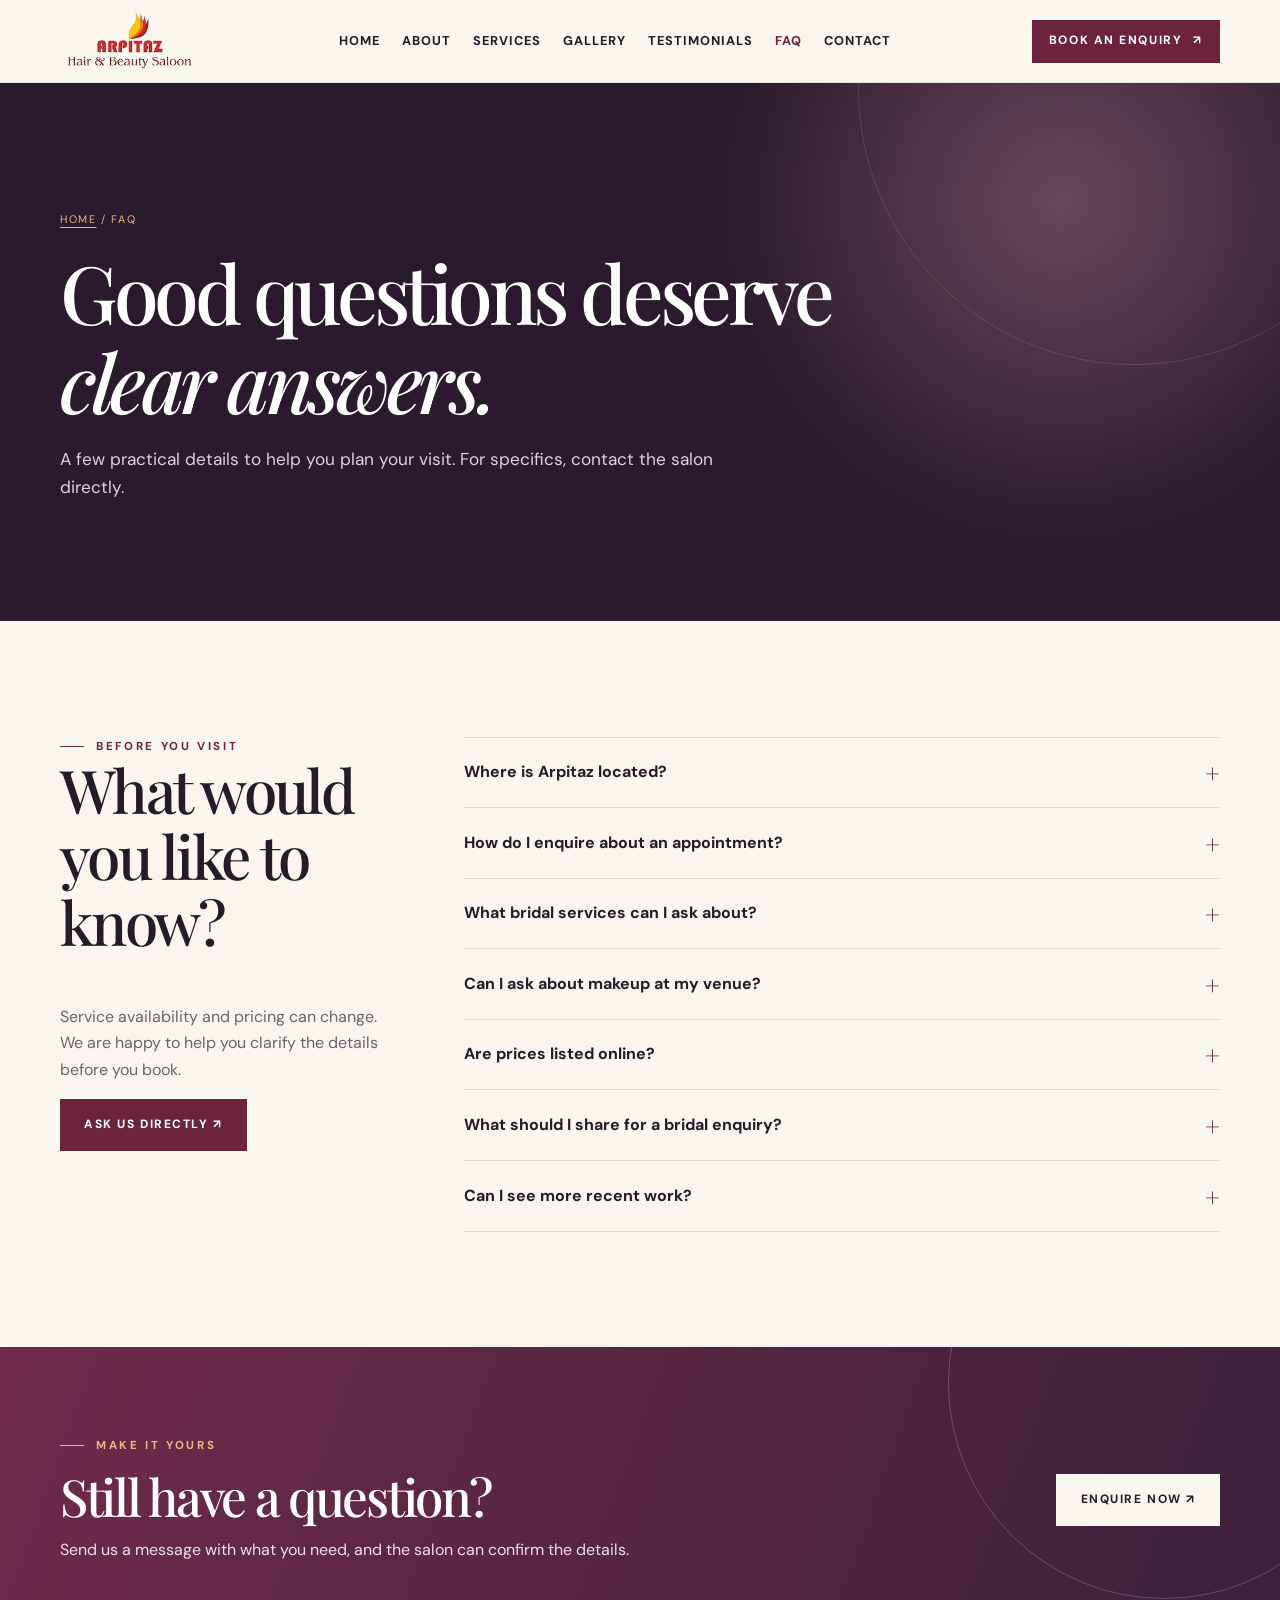
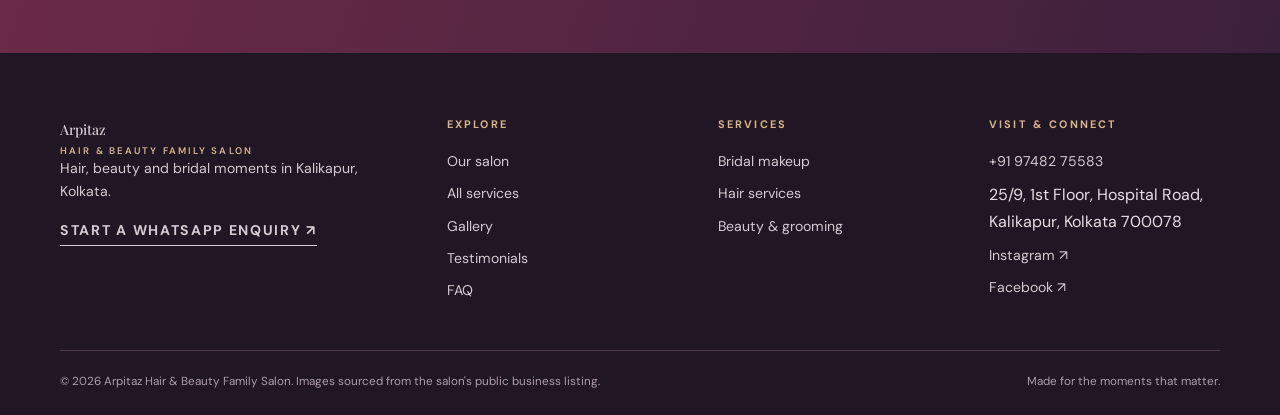
<file: faq.html>
<!doctype html><html lang="en"><head>
<meta charset="utf-8"><meta name="viewport" content="width=device-width, initial-scale=1"><meta name="theme-color" content="#2b1a2d">
<title>FAQ | Arpitaz Hair & Beauty Family Salon, Kolkata</title><meta name="description" content="Frequently asked questions about Arpitaz Hair & Beauty Family Salon, bridal makeup, appointments and visiting Kalikapur.">
<meta property="og:type" content="website"><meta property="og:title" content="FAQ | Arpitaz"><meta property="og:description" content="Frequently asked questions about Arpitaz Hair & Beauty Family Salon, bridal makeup, appointments and visiting Kalikapur."><meta property="og:image" content="assets/images/bridal-emerald.webp">
<link rel="icon" href="assets/images/arpitaz-logo.png" type="image/png"><link rel="preconnect" href="https://fonts.googleapis.com"><link rel="preconnect" href="https://fonts.gstatic.com" crossorigin>
<link rel="stylesheet" href="assets/css/style.css"><script src="assets/js/main.js" defer></script></head><body><a class="skip-link" href="#main">Skip to content</a>
<header class="site-header"><div class="container header-inner">
  <a class="brand" href="index.html" aria-label="Arpitaz home"><img src="assets/images/arpitaz-logo.png" alt="Arpitaz Hair & Beauty Saloon logo" width="245" height="125"></a>
  <nav class="primary-nav" id="main-nav" aria-label="Main navigation"><a href="index.html" >Home</a><a href="about.html" >About</a><a href="services.html" >Services</a><a href="gallery.html" >Gallery</a><a href="testimonials.html" >Testimonials</a><a href="faq.html" aria-current="page">FAQ</a><a href="contact.html" >Contact</a></nav>
  <div class="header-actions"><a class="button small" href="contact.html">Book an enquiry <span aria-hidden="true">↗</span></a><button class="menu-toggle" type="button" aria-label="Toggle menu" aria-controls="main-nav" aria-expanded="false">☰</button></div>
</div></header><main id="main"><section class="page-hero"><div class="container"><div class="breadcrumbs"><a href="index.html">Home</a> / FAQ</div><h1>Good questions deserve <em>clear answers.</em></h1><p>A few practical details to help you plan your visit. For specifics, contact the salon directly.</p></div></section>
<section class="section"><div class="container faq-layout"><div><span class="eyebrow">Before you visit</span><h2>What would you like to know?</h2><p class="muted">Service availability and pricing can change. We are happy to help you clarify the details before you book.</p><a class="button" href="contact.html">Ask us directly ↗</a></div><div class="accordion">
<details><summary>Where is Arpitaz located?</summary><p>The public salon listing and Arpitaz's own promotional graphics show 25/9, 1st Floor, Hospital Road, Kalikapur, Kolkata 700078. Please confirm the location when arranging your visit.</p></details>
<details><summary>How do I enquire about an appointment?</summary><p>Call <a href="tel:+919748275583">+91 97482 75583</a> or use our <a href="contact.html">contact form</a>, which opens a prepared WhatsApp message to the same number.</p></details>
<details><summary>What bridal services can I ask about?</summary><p>Public service listings mention bridal and party makeup, hair styling, draping and lashes. Share your event details to confirm the exact services available for your booking.</p></details>
<details><summary>Can I ask about makeup at my venue?</summary><p>A public bridal listing mentions salon and venue services. Please ask directly about travel availability, location and any related arrangements for your date.</p></details>
<details><summary>Are prices listed online?</summary><p>We have not published prices here because current rates and inclusions have not been confirmed by the salon. Contact Arpitaz for a current quote suited to the service and occasion.</p></details>
<details><summary>What should I share for a bridal enquiry?</summary><p>Your event date, venue or salon preference, the type of event, number of people and a few inspiration images are useful starting points.</p></details>
<details><summary>Can I see more recent work?</summary><p>Visit the <a href="gallery.html">gallery</a> for selected business listing images, and check the salon's <a href="https://www.instagram.com/arpitazsalon/" target="_blank" rel="noopener noreferrer">Instagram</a> for newer posts.</p></details>
</div></div></section><section class="cta-band"><div class="container cta-inner"><div><span class="eyebrow light">Make it yours</span><h2>Still have a question?</h2><p>Send us a message with what you need, and the salon can confirm the details.</p></div><a class="button light" href="contact.html">Enquire now ↗</a></div></section></main><footer class="site-footer"><div class="container">
  <div class="footer-grid"><div><a class="footer-brand" href="index.html">Arpitaz<small>Hair & Beauty Family Salon</small></a><p>Hair, beauty and bridal moments in Kalikapur, Kolkata.</p><a class="text-link" href="https://wa.me/919748275583" target="_blank" rel="noopener noreferrer">Start a WhatsApp enquiry ↗</a></div>
  <div><h3>Explore</h3><div class="footer-links"><a href="about.html">Our salon</a><a href="services.html">All services</a><a href="gallery.html">Gallery</a><a href="testimonials.html">Testimonials</a><a href="faq.html">FAQ</a></div></div>
  <div><h3>Services</h3><div class="footer-links"><a href="bridal.html">Bridal makeup</a><a href="hair.html">Hair services</a><a href="beauty.html">Beauty & grooming</a></div></div>
  <div><h3>Visit & connect</h3><div class="footer-links"><a href="tel:+919748275583">+91 97482 75583</a><span>25/9, 1st Floor, Hospital Road,<br>Kalikapur, Kolkata 700078</span><a href="https://www.instagram.com/arpitazsalon/" target="_blank" rel="noopener noreferrer">Instagram ↗</a><a href="https://www.facebook.com/ArpitazOfficial/" target="_blank" rel="noopener noreferrer">Facebook ↗</a></div></div></div>
  <div class="footer-bottom"><span>© <span id="year">2026</span> Arpitaz Hair & Beauty Family Salon. Images sourced from the salon's public business listing.</span><span>Made for the moments that matter.</span></div>
</div></footer></body></html>
</file>
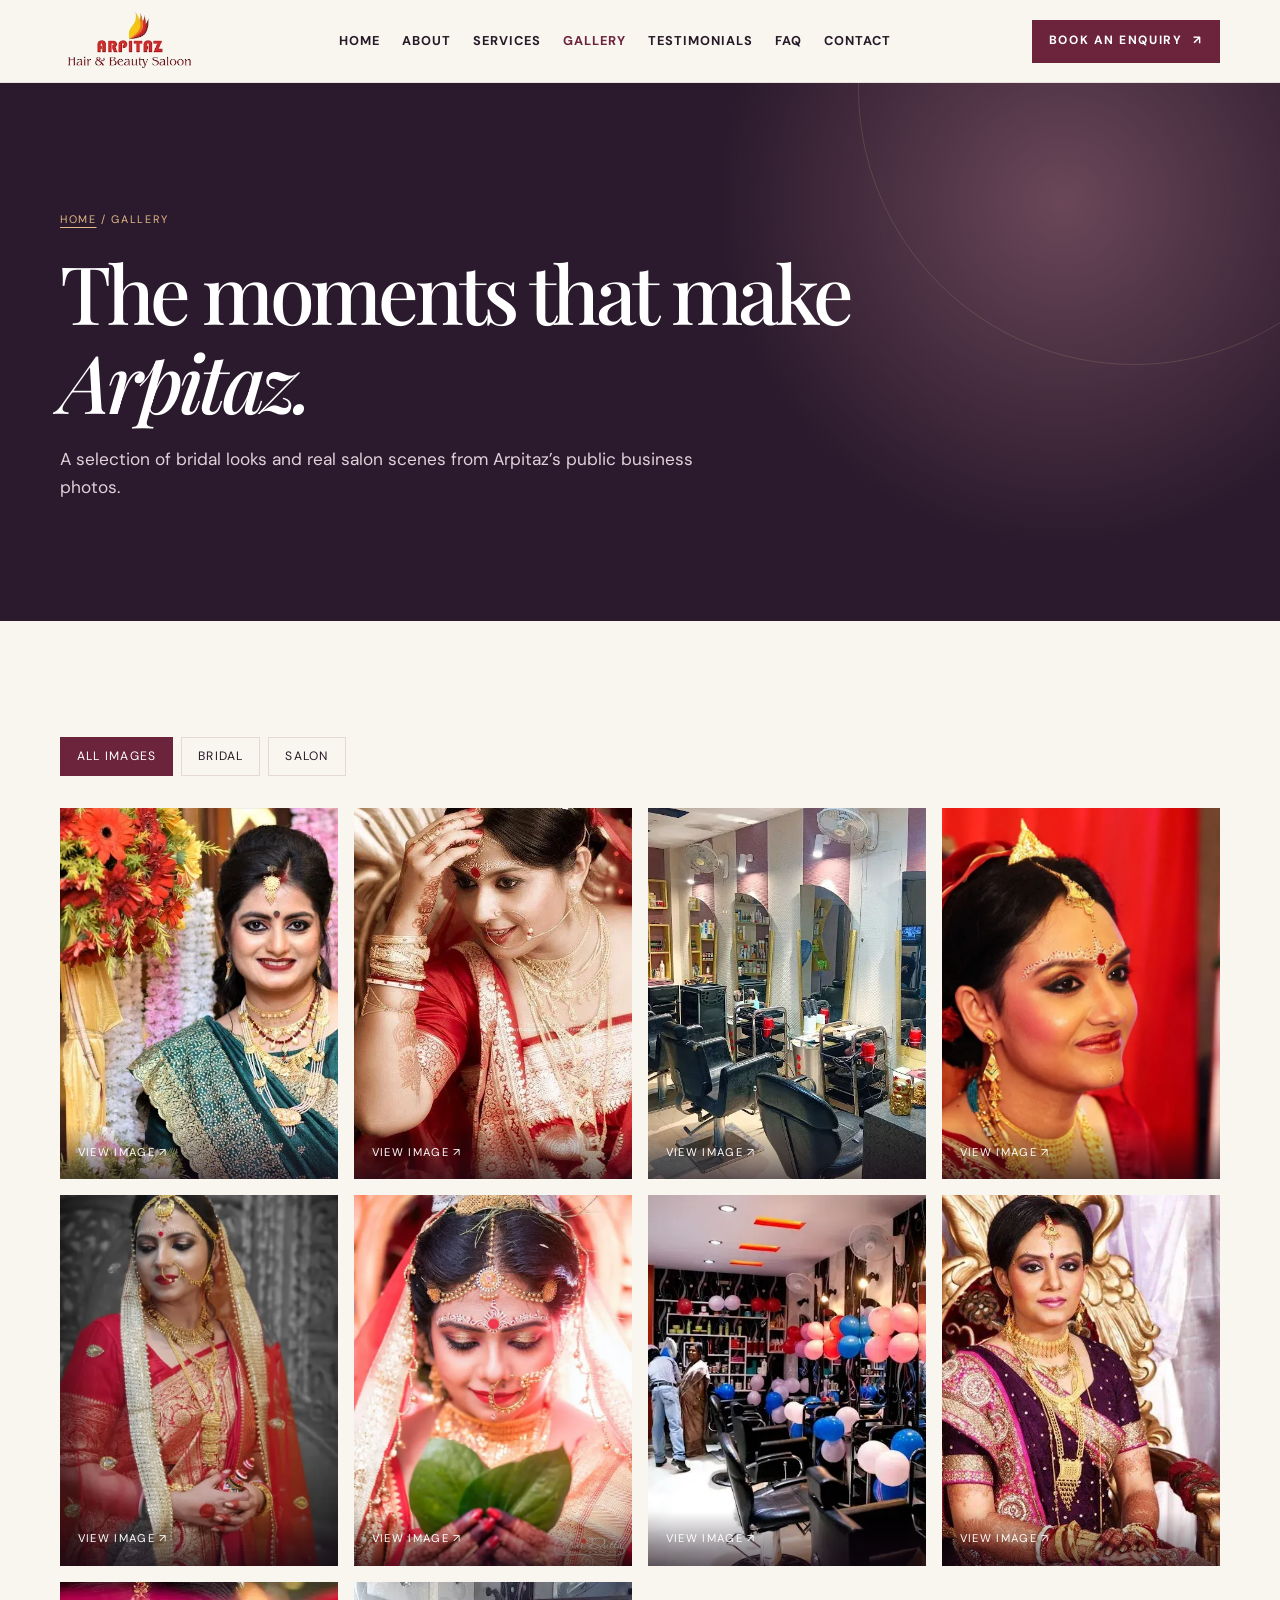
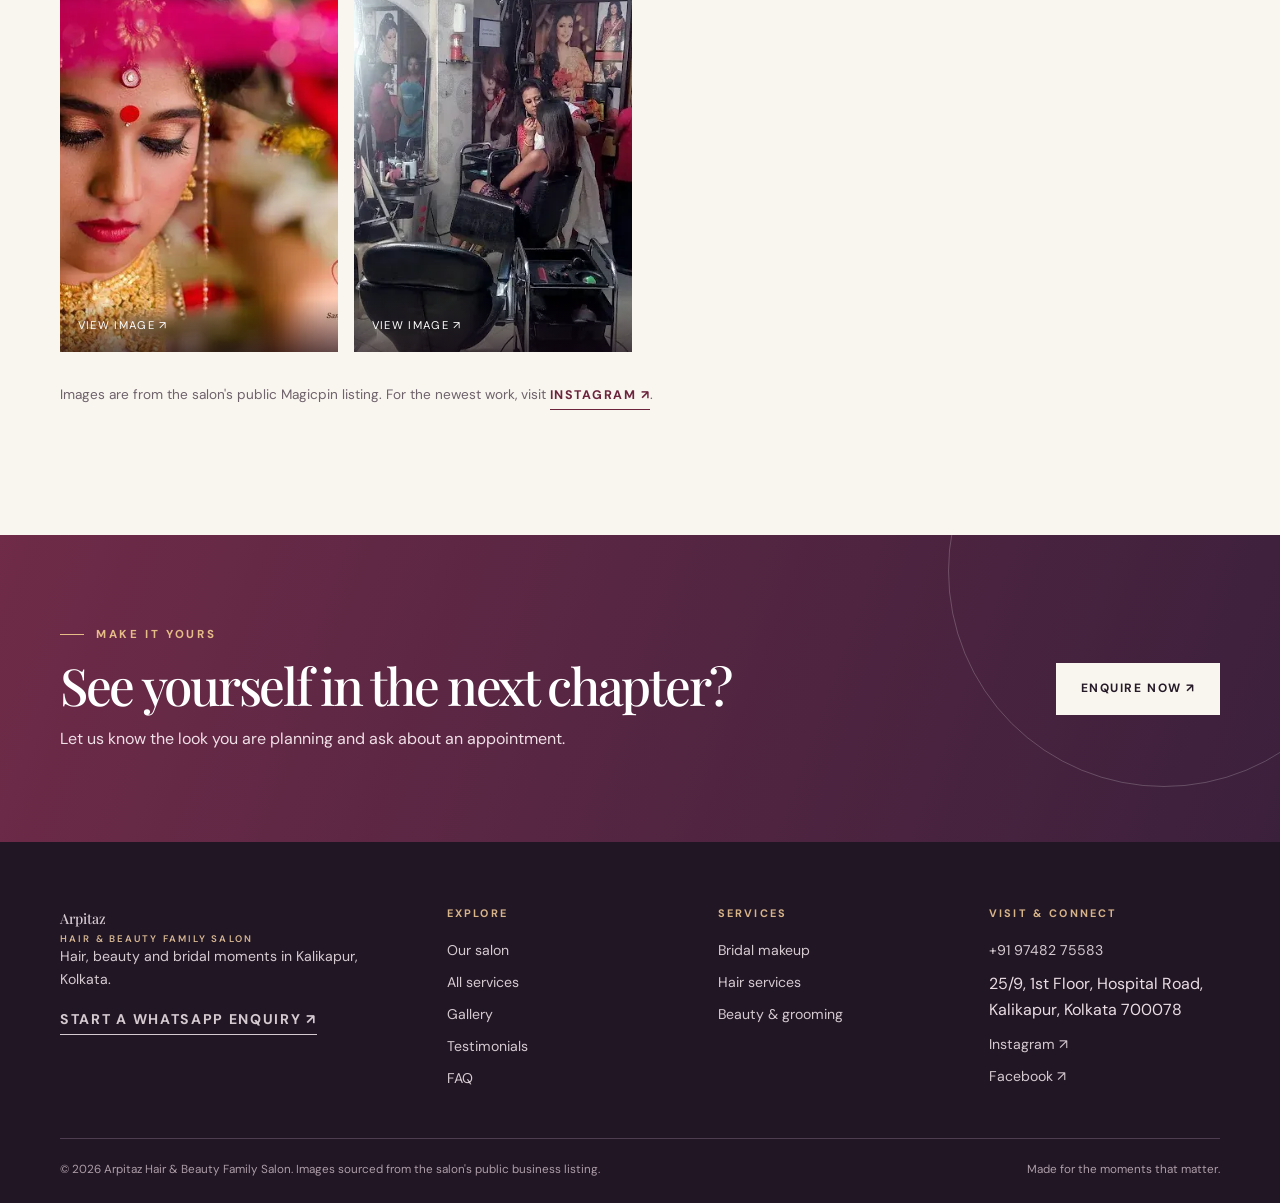
<file: gallery.html>
<!doctype html><html lang="en"><head>
<meta charset="utf-8"><meta name="viewport" content="width=device-width, initial-scale=1"><meta name="theme-color" content="#2b1a2d">
<title>Gallery | Arpitaz Hair & Beauty Family Salon, Kolkata</title><meta name="description" content="Browse real bridal looks and salon photos from Arpitaz Hair & Beauty Family Salon in Kalikapur.">
<meta property="og:type" content="website"><meta property="og:title" content="Gallery | Arpitaz"><meta property="og:description" content="Browse real bridal looks and salon photos from Arpitaz Hair & Beauty Family Salon in Kalikapur."><meta property="og:image" content="assets/images/bridal-emerald.webp">
<link rel="icon" href="assets/images/arpitaz-logo.png" type="image/png"><link rel="preconnect" href="https://fonts.googleapis.com"><link rel="preconnect" href="https://fonts.gstatic.com" crossorigin>
<link rel="stylesheet" href="assets/css/style.css"><script src="assets/js/main.js" defer></script></head><body><a class="skip-link" href="#main">Skip to content</a>
<header class="site-header"><div class="container header-inner">
  <a class="brand" href="index.html" aria-label="Arpitaz home"><img src="assets/images/arpitaz-logo.png" alt="Arpitaz Hair & Beauty Saloon logo" width="245" height="125"></a>
  <nav class="primary-nav" id="main-nav" aria-label="Main navigation"><a href="index.html" >Home</a><a href="about.html" >About</a><a href="services.html" >Services</a><a href="gallery.html" aria-current="page">Gallery</a><a href="testimonials.html" >Testimonials</a><a href="faq.html" >FAQ</a><a href="contact.html" >Contact</a></nav>
  <div class="header-actions"><a class="button small" href="contact.html">Book an enquiry <span aria-hidden="true">↗</span></a><button class="menu-toggle" type="button" aria-label="Toggle menu" aria-controls="main-nav" aria-expanded="false">☰</button></div>
</div></header><main id="main"><section class="page-hero"><div class="container"><div class="breadcrumbs"><a href="index.html">Home</a> / Gallery</div><h1>The moments that make <em>Arpitaz.</em></h1><p>A selection of bridal looks and real salon scenes from Arpitaz’s public business photos.</p></div></section>
<section class="section"><div class="container"><div class="gallery-tabs" role="group" aria-label="Filter gallery"><button type="button" data-filter="all" aria-pressed="true">All images</button><button type="button" data-filter="bridal" aria-pressed="false">Bridal</button><button type="button" data-filter="salon" aria-pressed="false">Salon</button></div><div class="gallery-grid"><button type="button" class="gallery-item" data-category="bridal" aria-label="View image: Bridal portrait in an emerald sari from Arpitaz"><img src="assets/images/bridal-emerald.webp" alt="Bridal portrait in an emerald sari from Arpitaz" loading="lazy" decoding="async" ></button><button type="button" class="gallery-item" data-category="bridal" aria-label="View image: Classic Bengali bridal look from Arpitaz"><img src="assets/images/bridal-classic.webp" alt="Classic Bengali bridal look from Arpitaz" loading="lazy" decoding="async" ></button><button type="button" class="gallery-item" data-category="salon" aria-label="View image: Hair styling stations inside Arpitaz salon"><img src="assets/images/salon-interior.webp" alt="Hair styling stations inside Arpitaz salon" loading="lazy" decoding="async" ></button><button type="button" class="gallery-item" data-category="bridal" aria-label="View image: Red bridal makeup profile from Arpitaz"><img src="assets/images/bridal-profile.webp" alt="Red bridal makeup profile from Arpitaz" loading="lazy" decoding="async" ></button><button type="button" class="gallery-item" data-category="bridal" aria-label="View image: Full-length bridal portrait in red from Arpitaz"><img src="assets/images/bridal-red.webp" alt="Full-length bridal portrait in red from Arpitaz" loading="lazy" decoding="async" ></button><button type="button" class="gallery-item" data-category="bridal" aria-label="View image: Bridal preparation and makeup detail from Arpitaz"><img src="assets/images/bridal-detail.webp" alt="Bridal preparation and makeup detail from Arpitaz" loading="lazy" decoding="async" ></button><button type="button" class="gallery-item" data-category="salon" aria-label="View image: A celebration inside Arpitaz salon"><img src="assets/images/salon-celebration.webp" alt="A celebration inside Arpitaz salon" loading="lazy" decoding="async" ></button><button type="button" class="gallery-item" data-category="bridal" aria-label="View image: Regal bridal makeup look from Arpitaz"><img src="assets/images/bridal-regal.webp" alt="Regal bridal makeup look from Arpitaz" loading="lazy" decoding="async" ></button><button type="button" class="gallery-item" data-category="bridal" aria-label="View image: Bridal beauty portrait framed by flowers from Arpitaz"><img src="assets/images/bridal-floral.webp" alt="Bridal beauty portrait framed by flowers from Arpitaz" loading="lazy" decoding="async" ></button><button type="button" class="gallery-item" data-category="salon" aria-label="View image: Hair styling underway inside Arpitaz salon"><img src="assets/images/salon-at-work.webp" alt="Hair styling underway inside Arpitaz salon" loading="lazy" decoding="async" ></button></div><p class="muted" style="margin-top:2rem;font-size:.85rem">Images are from the salon's public Magicpin listing. For the newest work, visit <a class="text-link" href="https://www.instagram.com/arpitazsalon/" target="_blank" rel="noopener noreferrer">Instagram ↗</a>.</p></div></section><dialog class="lightbox" aria-label="Gallery image"><button type="button" aria-label="Close image">×</button><figure><img alt=""><figcaption></figcaption></figure></dialog><section class="cta-band"><div class="container cta-inner"><div><span class="eyebrow light">Make it yours</span><h2>See yourself in the next chapter?</h2><p>Let us know the look you are planning and ask about an appointment.</p></div><a class="button light" href="contact.html">Enquire now ↗</a></div></section></main><footer class="site-footer"><div class="container">
  <div class="footer-grid"><div><a class="footer-brand" href="index.html">Arpitaz<small>Hair & Beauty Family Salon</small></a><p>Hair, beauty and bridal moments in Kalikapur, Kolkata.</p><a class="text-link" href="https://wa.me/919748275583" target="_blank" rel="noopener noreferrer">Start a WhatsApp enquiry ↗</a></div>
  <div><h3>Explore</h3><div class="footer-links"><a href="about.html">Our salon</a><a href="services.html">All services</a><a href="gallery.html">Gallery</a><a href="testimonials.html">Testimonials</a><a href="faq.html">FAQ</a></div></div>
  <div><h3>Services</h3><div class="footer-links"><a href="bridal.html">Bridal makeup</a><a href="hair.html">Hair services</a><a href="beauty.html">Beauty & grooming</a></div></div>
  <div><h3>Visit & connect</h3><div class="footer-links"><a href="tel:+919748275583">+91 97482 75583</a><span>25/9, 1st Floor, Hospital Road,<br>Kalikapur, Kolkata 700078</span><a href="https://www.instagram.com/arpitazsalon/" target="_blank" rel="noopener noreferrer">Instagram ↗</a><a href="https://www.facebook.com/ArpitazOfficial/" target="_blank" rel="noopener noreferrer">Facebook ↗</a></div></div></div>
  <div class="footer-bottom"><span>© <span id="year">2026</span> Arpitaz Hair & Beauty Family Salon. Images sourced from the salon's public business listing.</span><span>Made for the moments that matter.</span></div>
</div></footer></body></html>
</file>
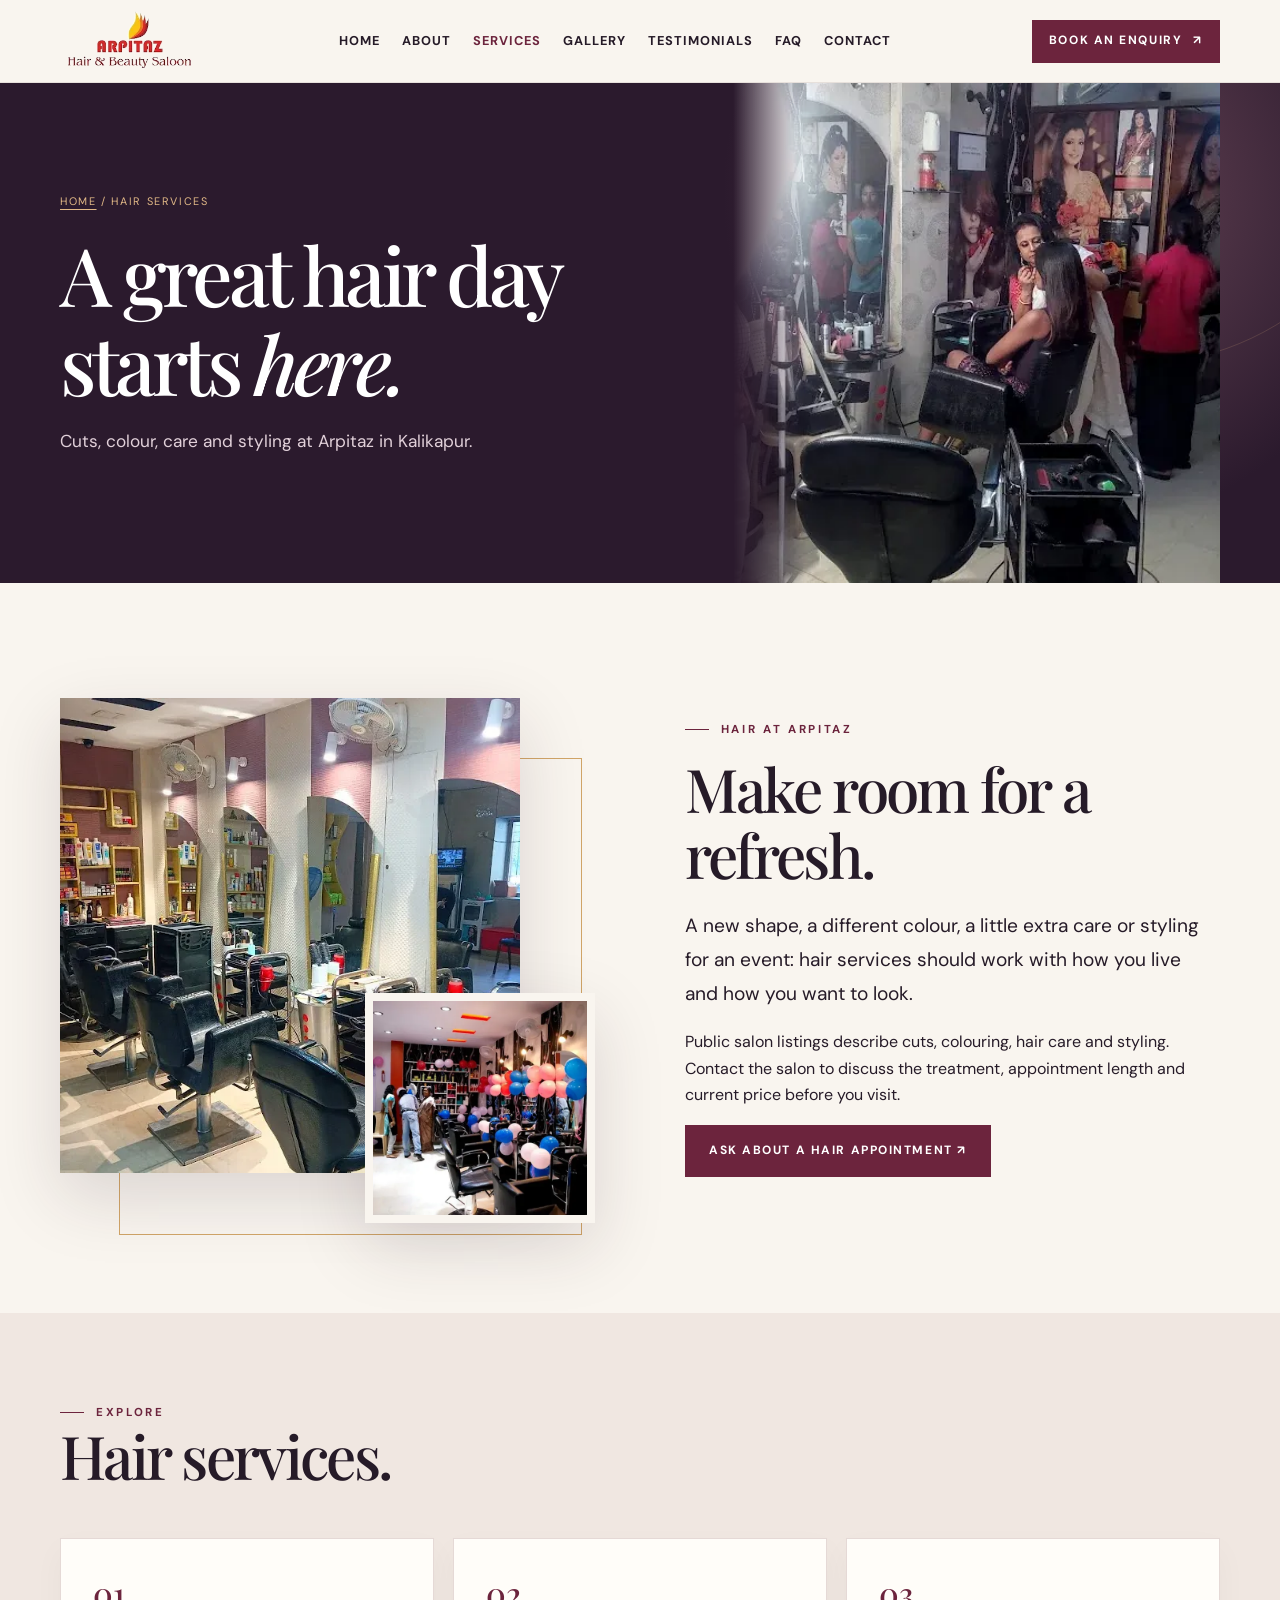
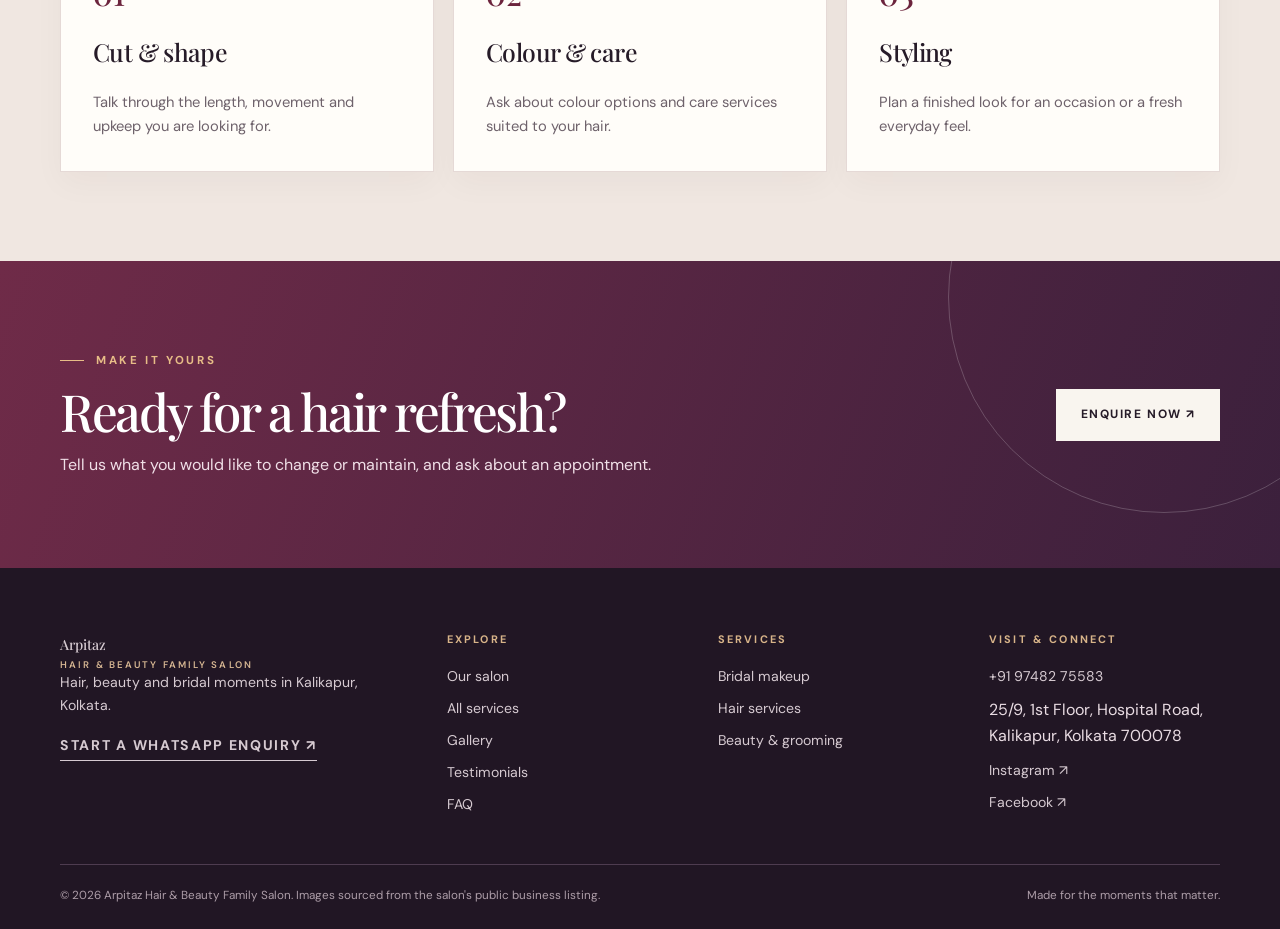
<file: hair.html>
<!doctype html><html lang="en"><head>
<meta charset="utf-8"><meta name="viewport" content="width=device-width, initial-scale=1"><meta name="theme-color" content="#2b1a2d">
<title>Hair Services | Arpitaz Hair & Beauty Family Salon, Kolkata</title><meta name="description" content="Ask Arpitaz Hair & Beauty Family Salon in Kalikapur about haircuts, colour, care and styling.">
<meta property="og:type" content="website"><meta property="og:title" content="Hair Services | Arpitaz"><meta property="og:description" content="Ask Arpitaz Hair & Beauty Family Salon in Kalikapur about haircuts, colour, care and styling."><meta property="og:image" content="assets/images/bridal-emerald.webp">
<link rel="icon" href="assets/images/arpitaz-logo.png" type="image/png"><link rel="preconnect" href="https://fonts.googleapis.com"><link rel="preconnect" href="https://fonts.gstatic.com" crossorigin>
<link rel="stylesheet" href="assets/css/style.css"><script src="assets/js/main.js" defer></script></head><body><a class="skip-link" href="#main">Skip to content</a>
<header class="site-header"><div class="container header-inner">
  <a class="brand" href="index.html" aria-label="Arpitaz home"><img src="assets/images/arpitaz-logo.png" alt="Arpitaz Hair & Beauty Saloon logo" width="245" height="125"></a>
  <nav class="primary-nav" id="main-nav" aria-label="Main navigation"><a href="index.html" >Home</a><a href="about.html" >About</a><a href="services.html" aria-current="page">Services</a><a href="gallery.html" >Gallery</a><a href="testimonials.html" >Testimonials</a><a href="faq.html" >FAQ</a><a href="contact.html" >Contact</a></nav>
  <div class="header-actions"><a class="button small" href="contact.html">Book an enquiry <span aria-hidden="true">↗</span></a><button class="menu-toggle" type="button" aria-label="Toggle menu" aria-controls="main-nav" aria-expanded="false">☰</button></div>
</div></header><main id="main"><section class="page-hero has-image"><div class="container"><div><div class="breadcrumbs"><a href="index.html">Home</a> / Hair services</div><h1>A great hair day starts <em>here.</em></h1><p>Cuts, colour, care and styling at Arpitaz in Kalikapur.</p></div><img src="assets/images/salon-at-work.webp" alt="Hair service underway at Arpitaz salon" loading="lazy" decoding="async" ></div></section>
<section class="section"><div class="container split"><div class="visual reveal"><img src="assets/images/salon-interior.webp" alt="Arpitaz salon hair styling stations" loading="lazy" decoding="async" class="main"><img src="assets/images/salon-celebration.webp" alt="Inside Arpitaz salon" loading="lazy" decoding="async" class="inset"></div><div class="copy reveal"><span class="eyebrow">Hair at Arpitaz</span><h2>Make room for a refresh.</h2><p class="lead">A new shape, a different colour, a little extra care or styling for an event: hair services should work with how you live and how you want to look.</p><p>Public salon listings describe cuts, colouring, hair care and styling. Contact the salon to discuss the treatment, appointment length and current price before you visit.</p><a href="contact.html" class="button">Ask about a hair appointment ↗</a></div></div></section>
<section class="section-sm" style="background:#f0e7e1"><div class="container"><span class="eyebrow">Explore</span><h2>Hair services.</h2><div class="detail-grid"><div class="detail-card"><div class="symbol">01</div><h3>Cut & shape</h3><p>Talk through the length, movement and upkeep you are looking for.</p></div><div class="detail-card"><div class="symbol">02</div><h3>Colour & care</h3><p>Ask about colour options and care services suited to your hair.</p></div><div class="detail-card"><div class="symbol">03</div><h3>Styling</h3><p>Plan a finished look for an occasion or a fresh everyday feel.</p></div></div></div></section><section class="cta-band"><div class="container cta-inner"><div><span class="eyebrow light">Make it yours</span><h2>Ready for a hair refresh?</h2><p>Tell us what you would like to change or maintain, and ask about an appointment.</p></div><a class="button light" href="contact.html">Enquire now ↗</a></div></section></main><footer class="site-footer"><div class="container">
  <div class="footer-grid"><div><a class="footer-brand" href="index.html">Arpitaz<small>Hair & Beauty Family Salon</small></a><p>Hair, beauty and bridal moments in Kalikapur, Kolkata.</p><a class="text-link" href="https://wa.me/919748275583" target="_blank" rel="noopener noreferrer">Start a WhatsApp enquiry ↗</a></div>
  <div><h3>Explore</h3><div class="footer-links"><a href="about.html">Our salon</a><a href="services.html">All services</a><a href="gallery.html">Gallery</a><a href="testimonials.html">Testimonials</a><a href="faq.html">FAQ</a></div></div>
  <div><h3>Services</h3><div class="footer-links"><a href="bridal.html">Bridal makeup</a><a href="hair.html">Hair services</a><a href="beauty.html">Beauty & grooming</a></div></div>
  <div><h3>Visit & connect</h3><div class="footer-links"><a href="tel:+919748275583">+91 97482 75583</a><span>25/9, 1st Floor, Hospital Road,<br>Kalikapur, Kolkata 700078</span><a href="https://www.instagram.com/arpitazsalon/" target="_blank" rel="noopener noreferrer">Instagram ↗</a><a href="https://www.facebook.com/ArpitazOfficial/" target="_blank" rel="noopener noreferrer">Facebook ↗</a></div></div></div>
  <div class="footer-bottom"><span>© <span id="year">2026</span> Arpitaz Hair & Beauty Family Salon. Images sourced from the salon's public business listing.</span><span>Made for the moments that matter.</span></div>
</div></footer></body></html>
</file>
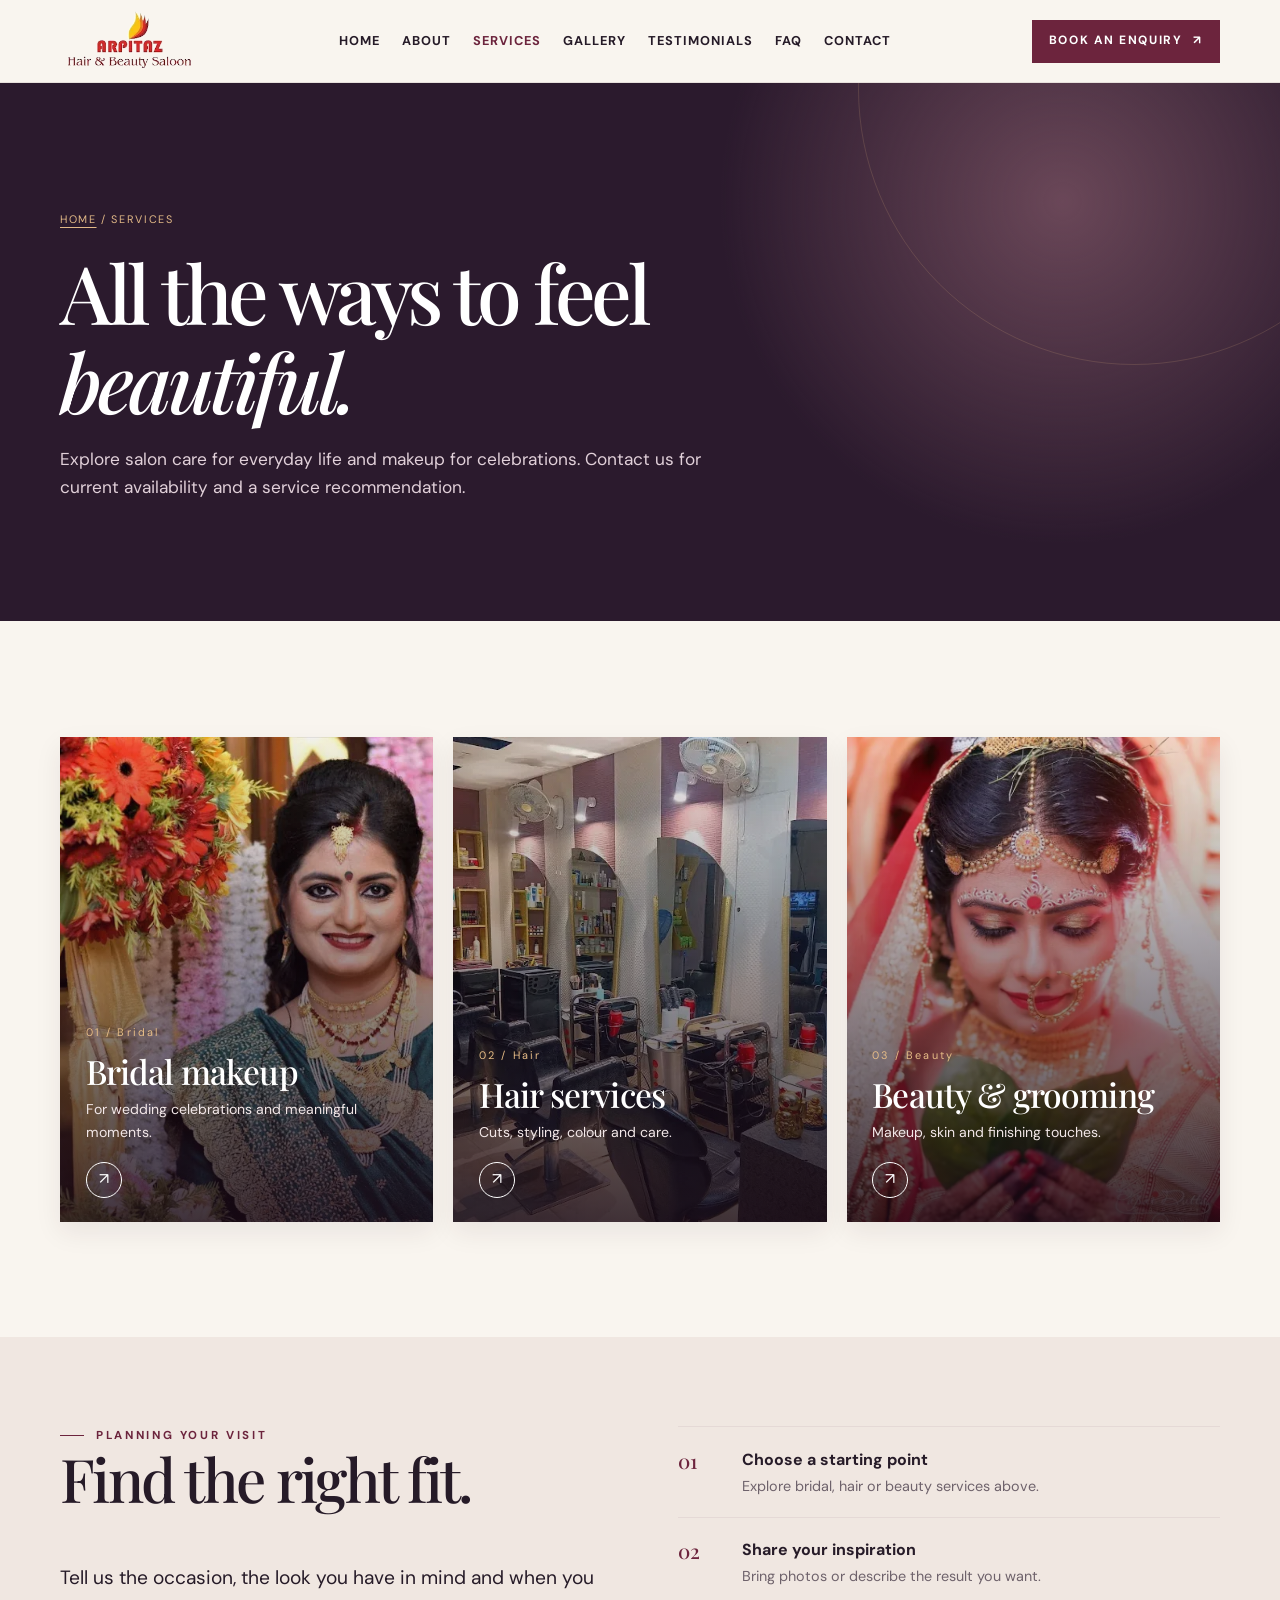
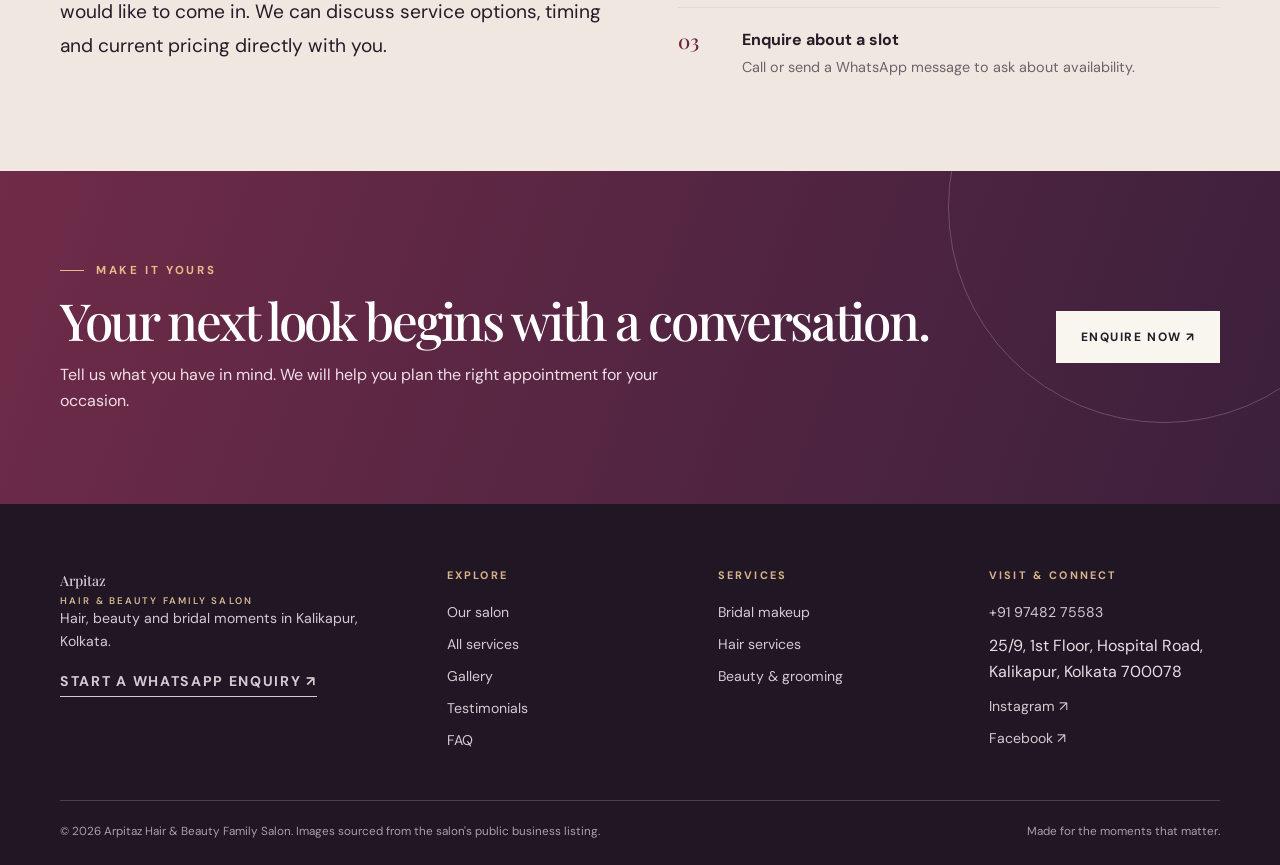
<file: services.html>
<!doctype html><html lang="en"><head>
<meta charset="utf-8"><meta name="viewport" content="width=device-width, initial-scale=1"><meta name="theme-color" content="#2b1a2d">
<title>Services | Arpitaz Hair & Beauty Family Salon, Kolkata</title><meta name="description" content="Explore bridal makeup, hair services, skin and beauty care at Arpitaz Hair & Beauty Family Salon in Kalikapur.">
<meta property="og:type" content="website"><meta property="og:title" content="Services | Arpitaz"><meta property="og:description" content="Explore bridal makeup, hair services, skin and beauty care at Arpitaz Hair & Beauty Family Salon in Kalikapur."><meta property="og:image" content="assets/images/bridal-emerald.webp">
<link rel="icon" href="assets/images/arpitaz-logo.png" type="image/png"><link rel="preconnect" href="https://fonts.googleapis.com"><link rel="preconnect" href="https://fonts.gstatic.com" crossorigin>
<link rel="stylesheet" href="assets/css/style.css"><script src="assets/js/main.js" defer></script></head><body><a class="skip-link" href="#main">Skip to content</a>
<header class="site-header"><div class="container header-inner">
  <a class="brand" href="index.html" aria-label="Arpitaz home"><img src="assets/images/arpitaz-logo.png" alt="Arpitaz Hair & Beauty Saloon logo" width="245" height="125"></a>
  <nav class="primary-nav" id="main-nav" aria-label="Main navigation"><a href="index.html" >Home</a><a href="about.html" >About</a><a href="services.html" aria-current="page">Services</a><a href="gallery.html" >Gallery</a><a href="testimonials.html" >Testimonials</a><a href="faq.html" >FAQ</a><a href="contact.html" >Contact</a></nav>
  <div class="header-actions"><a class="button small" href="contact.html">Book an enquiry <span aria-hidden="true">↗</span></a><button class="menu-toggle" type="button" aria-label="Toggle menu" aria-controls="main-nav" aria-expanded="false">☰</button></div>
</div></header><main id="main"><section class="page-hero"><div class="container"><div class="breadcrumbs"><a href="index.html">Home</a> / Services</div><h1>All the ways to feel <em>beautiful.</em></h1><p>Explore salon care for everyday life and makeup for celebrations. Contact us for current availability and a service recommendation.</p></div></section>
<section class="section"><div class="container"><div class="service-grid"><a class="service-card" href="bridal.html"><img src="assets/images/bridal-emerald.webp" alt="Bridal makeup by Arpitaz" loading="lazy" decoding="async" ><div class="service-content"><span class="index">01 / Bridal</span><h3>Bridal makeup</h3><p>For wedding celebrations and meaningful moments.</p><span class="arrow">↗</span></div></a><a class="service-card" href="hair.html"><img src="assets/images/salon-interior.webp" alt="Hair stations at Arpitaz salon" loading="lazy" decoding="async" ><div class="service-content"><span class="index">02 / Hair</span><h3>Hair services</h3><p>Cuts, styling, colour and care.</p><span class="arrow">↗</span></div></a><a class="service-card" href="beauty.html"><img src="assets/images/bridal-detail.webp" alt="Beauty detail in Arpitaz bridal portfolio" loading="lazy" decoding="async" ><div class="service-content"><span class="index">03 / Beauty</span><h3>Beauty & grooming</h3><p>Makeup, skin and finishing touches.</p><span class="arrow">↗</span></div></a></div></div></section>
<section class="section-sm" style="background:#f0e7e1"><div class="container prose-grid"><div><span class="eyebrow">Planning your visit</span><h2>Find the right fit.</h2><p class="lead">Tell us the occasion, the look you have in mind and when you would like to come in. We can discuss service options, timing and current pricing directly with you.</p></div><div class="number-list"><div><section><strong>Choose a starting point</strong><span>Explore bridal, hair or beauty services above.</span></section></div><div><section><strong>Share your inspiration</strong><span>Bring photos or describe the result you want.</span></section></div><div><section><strong>Enquire about a slot</strong><span>Call or send a WhatsApp message to ask about availability.</span></section></div></div></div></section><section class="cta-band"><div class="container cta-inner"><div><span class="eyebrow light">Make it yours</span><h2>Your next look begins with a conversation.</h2><p>Tell us what you have in mind. We will help you plan the right appointment for your occasion.</p></div><a class="button light" href="contact.html">Enquire now ↗</a></div></section></main><footer class="site-footer"><div class="container">
  <div class="footer-grid"><div><a class="footer-brand" href="index.html">Arpitaz<small>Hair & Beauty Family Salon</small></a><p>Hair, beauty and bridal moments in Kalikapur, Kolkata.</p><a class="text-link" href="https://wa.me/919748275583" target="_blank" rel="noopener noreferrer">Start a WhatsApp enquiry ↗</a></div>
  <div><h3>Explore</h3><div class="footer-links"><a href="about.html">Our salon</a><a href="services.html">All services</a><a href="gallery.html">Gallery</a><a href="testimonials.html">Testimonials</a><a href="faq.html">FAQ</a></div></div>
  <div><h3>Services</h3><div class="footer-links"><a href="bridal.html">Bridal makeup</a><a href="hair.html">Hair services</a><a href="beauty.html">Beauty & grooming</a></div></div>
  <div><h3>Visit & connect</h3><div class="footer-links"><a href="tel:+919748275583">+91 97482 75583</a><span>25/9, 1st Floor, Hospital Road,<br>Kalikapur, Kolkata 700078</span><a href="https://www.instagram.com/arpitazsalon/" target="_blank" rel="noopener noreferrer">Instagram ↗</a><a href="https://www.facebook.com/ArpitazOfficial/" target="_blank" rel="noopener noreferrer">Facebook ↗</a></div></div></div>
  <div class="footer-bottom"><span>© <span id="year">2026</span> Arpitaz Hair & Beauty Family Salon. Images sourced from the salon's public business listing.</span><span>Made for the moments that matter.</span></div>
</div></footer></body></html>
</file>
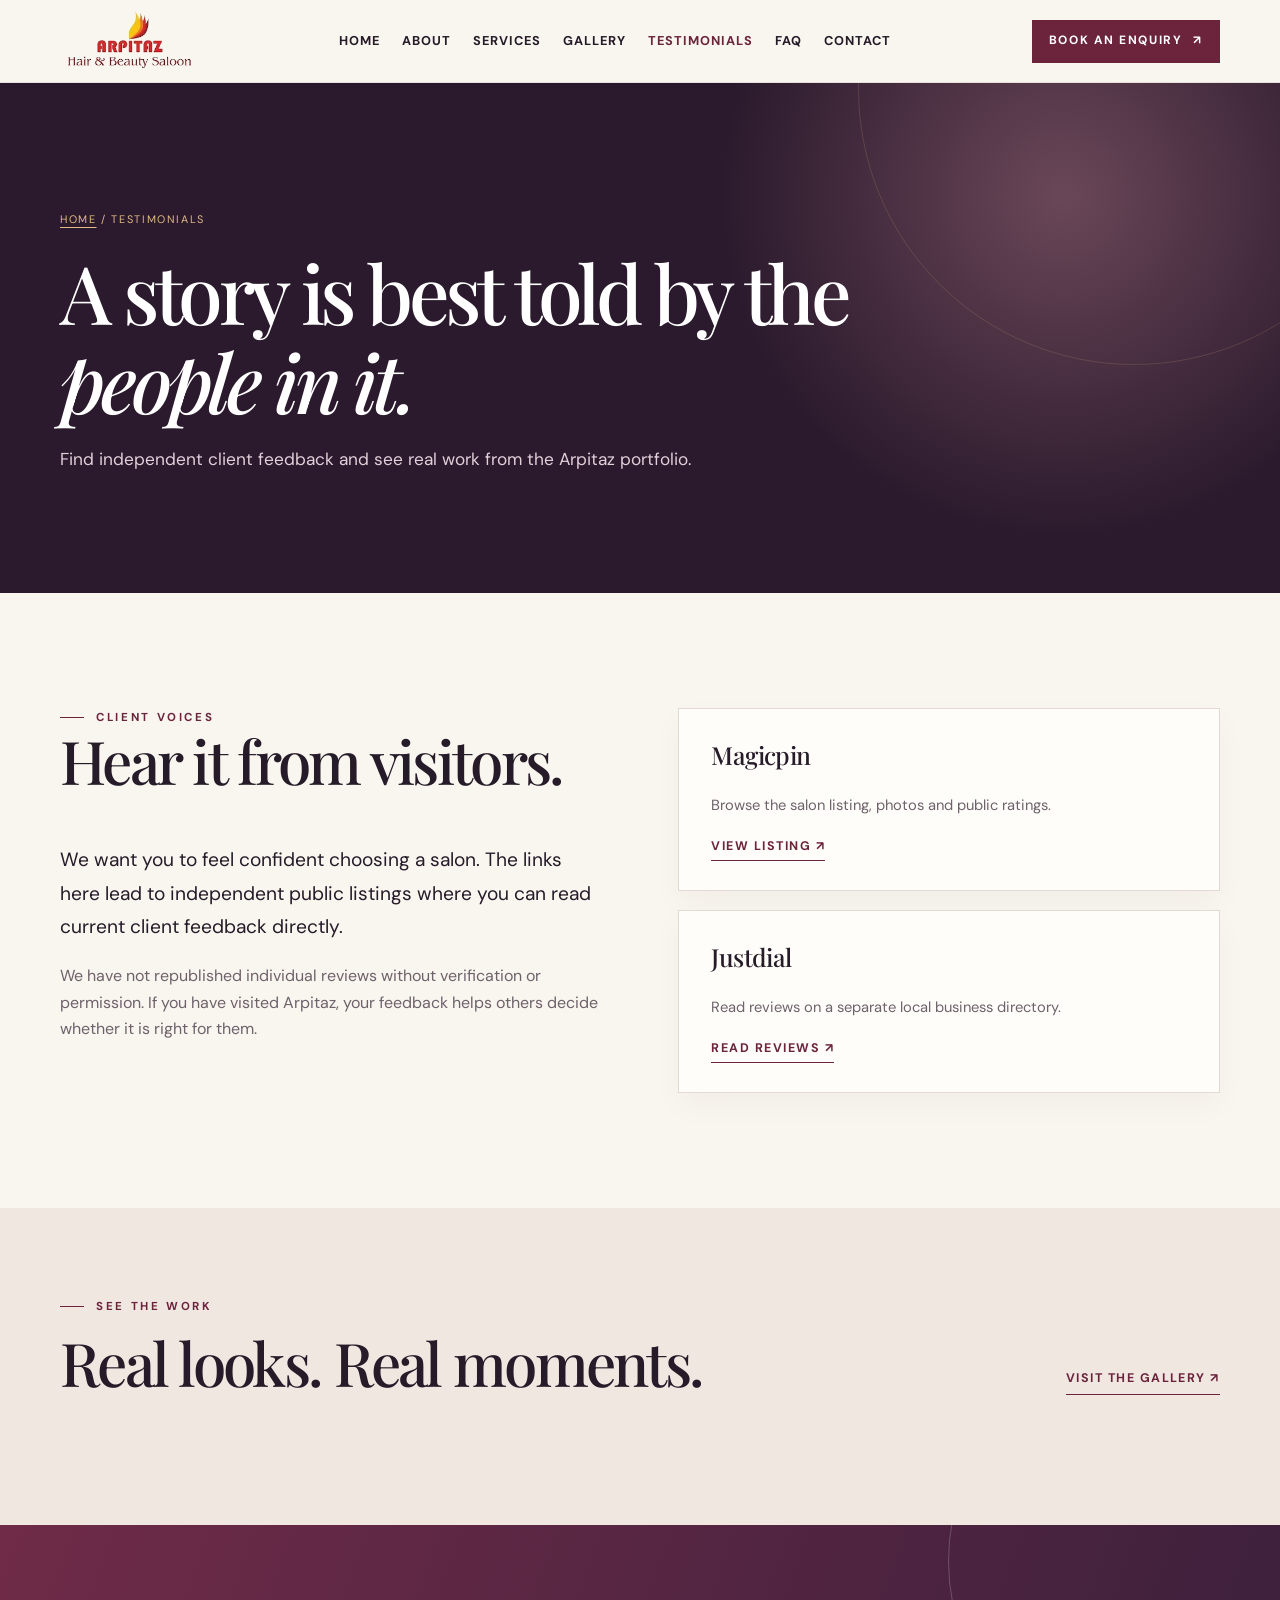
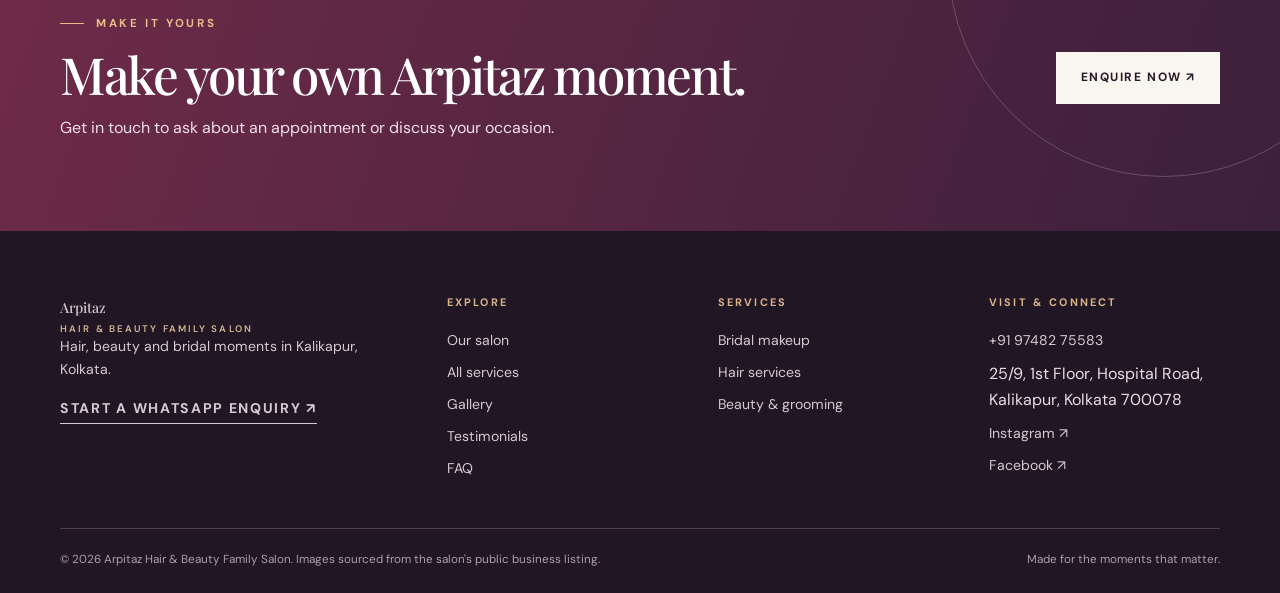
<file: testimonials.html>
<!doctype html><html lang="en"><head>
<meta charset="utf-8"><meta name="viewport" content="width=device-width, initial-scale=1"><meta name="theme-color" content="#2b1a2d">
<title>Testimonials | Arpitaz Hair & Beauty Family Salon, Kolkata</title><meta name="description" content="Find independent public reviews and real portfolio work for Arpitaz Hair & Beauty Family Salon in Kolkata.">
<meta property="og:type" content="website"><meta property="og:title" content="Testimonials | Arpitaz"><meta property="og:description" content="Find independent public reviews and real portfolio work for Arpitaz Hair & Beauty Family Salon in Kolkata."><meta property="og:image" content="assets/images/bridal-emerald.webp">
<link rel="icon" href="assets/images/arpitaz-logo.png" type="image/png"><link rel="preconnect" href="https://fonts.googleapis.com"><link rel="preconnect" href="https://fonts.gstatic.com" crossorigin>
<link rel="stylesheet" href="assets/css/style.css"><script src="assets/js/main.js" defer></script></head><body><a class="skip-link" href="#main">Skip to content</a>
<header class="site-header"><div class="container header-inner">
  <a class="brand" href="index.html" aria-label="Arpitaz home"><img src="assets/images/arpitaz-logo.png" alt="Arpitaz Hair & Beauty Saloon logo" width="245" height="125"></a>
  <nav class="primary-nav" id="main-nav" aria-label="Main navigation"><a href="index.html" >Home</a><a href="about.html" >About</a><a href="services.html" >Services</a><a href="gallery.html" >Gallery</a><a href="testimonials.html" aria-current="page">Testimonials</a><a href="faq.html" >FAQ</a><a href="contact.html" >Contact</a></nav>
  <div class="header-actions"><a class="button small" href="contact.html">Book an enquiry <span aria-hidden="true">↗</span></a><button class="menu-toggle" type="button" aria-label="Toggle menu" aria-controls="main-nav" aria-expanded="false">☰</button></div>
</div></header><main id="main"><section class="page-hero"><div class="container"><div class="breadcrumbs"><a href="index.html">Home</a> / Testimonials</div><h1>A story is best told by the <em>people in it.</em></h1><p>Find independent client feedback and see real work from the Arpitaz portfolio.</p></div></section>
<section class="section"><div class="container prose-grid"><div><span class="eyebrow">Client voices</span><h2>Hear it from visitors.</h2><p class="lead">We want you to feel confident choosing a salon. The links here lead to independent public listings where you can read current client feedback directly.</p><p class="muted">We have not republished individual reviews without verification or permission. If you have visited Arpitaz, your feedback helps others decide whether it is right for them.</p></div><div class="detail-grid" style="grid-template-columns:1fr"><div class="detail-card"><h3>Magicpin</h3><p>Browse the salon listing, photos and public ratings.</p><p style="margin-top:1rem"><a class="text-link" href="https://magicpin.in/Kolkata/Kalikapur/Restaurant/Arpitaz-Hair-and-Beauty-Family-Salon-Beauty-Salon-In-Kalikapur,-Kolkata/store/1b76800" target="_blank" rel="noopener noreferrer">View listing ↗</a></p></div><div class="detail-card"><h3>Justdial</h3><p>Read reviews on a separate local business directory.</p><p style="margin-top:1rem"><a class="text-link" href="https://www.justdial.com/Kolkata/Arpitaz-Hair-Beauty-Family-Salon-Haltu/033PXX33-XX33-120412123452-Z8A2_BZDET" target="_blank" rel="noopener noreferrer">Read reviews ↗</a></p></div></div></div></section>
<section class="section-sm" style="background:#f0e7e1"><div class="container section-heading"><div><span class="eyebrow">See the work</span><h2>Real looks. Real moments.</h2></div><a href="gallery.html" class="text-link">Visit the gallery ↗</a></div></section><section class="cta-band"><div class="container cta-inner"><div><span class="eyebrow light">Make it yours</span><h2>Make your own Arpitaz moment.</h2><p>Get in touch to ask about an appointment or discuss your occasion.</p></div><a class="button light" href="contact.html">Enquire now ↗</a></div></section></main><footer class="site-footer"><div class="container">
  <div class="footer-grid"><div><a class="footer-brand" href="index.html">Arpitaz<small>Hair & Beauty Family Salon</small></a><p>Hair, beauty and bridal moments in Kalikapur, Kolkata.</p><a class="text-link" href="https://wa.me/919748275583" target="_blank" rel="noopener noreferrer">Start a WhatsApp enquiry ↗</a></div>
  <div><h3>Explore</h3><div class="footer-links"><a href="about.html">Our salon</a><a href="services.html">All services</a><a href="gallery.html">Gallery</a><a href="testimonials.html">Testimonials</a><a href="faq.html">FAQ</a></div></div>
  <div><h3>Services</h3><div class="footer-links"><a href="bridal.html">Bridal makeup</a><a href="hair.html">Hair services</a><a href="beauty.html">Beauty & grooming</a></div></div>
  <div><h3>Visit & connect</h3><div class="footer-links"><a href="tel:+919748275583">+91 97482 75583</a><span>25/9, 1st Floor, Hospital Road,<br>Kalikapur, Kolkata 700078</span><a href="https://www.instagram.com/arpitazsalon/" target="_blank" rel="noopener noreferrer">Instagram ↗</a><a href="https://www.facebook.com/ArpitazOfficial/" target="_blank" rel="noopener noreferrer">Facebook ↗</a></div></div></div>
  <div class="footer-bottom"><span>© <span id="year">2026</span> Arpitaz Hair & Beauty Family Salon. Images sourced from the salon's public business listing.</span><span>Made for the moments that matter.</span></div>
</div></footer></body></html>
</file>
<file: assets/css/style.css>
@import url('https://fonts.googleapis.com/css2?family=DM+Sans:wght@400;500;600;700&family=Playfair+Display:wght@400;500;600&display=swap');

:root{--ink:#261b28;--plum:#2b1a2d;--wine:#6c243d;--rose:#b65e6f;--gold:#d1a568;--cream:#f9f5ef;--paper:#fffdf9;--muted:#6e626b;--line:#e5d9d6;--shadow:0 24px 65px rgba(45,25,38,.15);font-synthesis:none}
*{box-sizing:border-box}html{scroll-behavior:smooth}body{margin:0;background:var(--cream);color:var(--ink);font:16px/1.65 'DM Sans',sans-serif}img{max-width:100%;display:block}a{color:inherit;text-decoration:none}button,input,textarea,select{font:inherit}button{cursor:pointer}::selection{background:#deb4bb;color:var(--ink)}:focus-visible{outline:3px solid var(--gold);outline-offset:4px}
.skip-link{position:absolute;top:-60px;left:1rem;z-index:100;background:#fff;padding:.6rem 1rem}.skip-link:focus{top:1rem}.container{width:min(1160px,calc(100% - 40px));margin-inline:auto}.section{padding:clamp(68px,9vw,125px) 0}.section-sm{padding:clamp(50px,7vw,90px) 0}.eyebrow{display:flex;align-items:center;gap:.75rem;color:var(--wine);font-size:.72rem;letter-spacing:.23em;text-transform:uppercase;font-weight:700}.eyebrow:before{content:'';width:24px;height:1px;background:currentColor}.eyebrow.light{color:#e7bd87}h1,h2,h3,p{margin-top:0}h1,h2,h3{font-family:'Playfair Display',Georgia,serif;font-weight:500;line-height:1.1}h1{font-size:clamp(3.3rem,7.3vw,7.5rem);letter-spacing:-.055em}h2{font-size:clamp(2.6rem,4.7vw,4.9rem);letter-spacing:-.045em}h3{font-size:clamp(1.5rem,2.3vw,2rem);letter-spacing:-.025em}.serif-italic{font-style:italic;color:var(--rose)}.lead{font-size:clamp(1.04rem,1.5vw,1.2rem);line-height:1.75}.muted{color:var(--muted)}.max-text{max-width:660px}.text-center{text-align:center}.text-center .eyebrow{justify-content:center}.rule{height:1px;background:var(--line);border:0;margin:0}
.site-header{position:sticky;top:0;z-index:50;background:rgba(249,245,239,.96);border-bottom:1px solid rgba(100,65,76,.12);backdrop-filter:blur(18px)}.header-inner{min-height:82px;display:flex;align-items:center;justify-content:space-between;gap:1.5rem}.brand{display:flex;align-items:center;gap:.7rem;flex:none}.brand img{width:138px;height:auto;max-height:70px;object-fit:contain}.brand-name{font-family:'Playfair Display',Georgia,serif;font-size:1.6rem;color:var(--wine);letter-spacing:-.04em}.brand-name small{display:block;font:600 .55rem/1.2 'DM Sans',sans-serif;letter-spacing:.2em;text-transform:uppercase;color:var(--muted)}.primary-nav{display:flex;align-items:center;gap:clamp(.7rem,1.7vw,1.75rem)}.primary-nav a{font-size:.8rem;font-weight:700;letter-spacing:.08em;text-transform:uppercase;transition:color .2s}.primary-nav a:hover,.primary-nav a[aria-current=page]{color:var(--wine)}.header-actions{display:flex;align-items:center;gap:.7rem}.menu-toggle{display:none;border:1px solid var(--line);background:transparent;color:var(--ink);height:44px;width:44px;align-items:center;justify-content:center;font-size:1.4rem}
.button{display:inline-flex;align-items:center;justify-content:center;gap:.7rem;min-height:52px;padding:.85rem 1.45rem;border:1px solid var(--wine);background:var(--wine);color:#fff;font-weight:700;font-size:.75rem;letter-spacing:.13em;text-transform:uppercase;transition:transform .25s,box-shadow .25s,background .25s}.button:hover{transform:translateY(-3px);box-shadow:0 12px 25px rgba(108,36,61,.23);background:#812b49}.button.outline{background:transparent;color:var(--wine)}.button.outline:hover{background:#f6e6e7}.button.light{background:var(--cream);border-color:var(--cream);color:var(--ink)}.button.small{min-height:43px;padding:.6rem 1rem}.text-link{font-weight:700;color:var(--wine);font-size:.78rem;letter-spacing:.12em;text-transform:uppercase;border-bottom:1px solid currentColor;padding-bottom:6px;transition:letter-spacing .2s}.text-link:hover{letter-spacing:.17em}.button-row{display:flex;flex-wrap:wrap;gap:1rem;align-items:center;margin-top:2rem}
.hero{min-height:min(760px,calc(100svh - 82px));background:radial-gradient(circle at 80% 23%,#734c59 0,transparent 29%),radial-gradient(circle at 10% 90%,#503048 0,transparent 36%),var(--plum);color:#fff;overflow:hidden;position:relative}.hero:before{content:'';position:absolute;inset:0;background-image:linear-gradient(125deg,transparent 46%,rgba(255,255,255,.035) 46%,rgba(255,255,255,.035) 47%,transparent 47%),radial-gradient(circle at 76% 48%,transparent 0,transparent 37%,rgba(221,169,111,.16) 37.1%,transparent 37.3%);pointer-events:none}.hero-inner{display:grid;grid-template-columns:1.04fr .96fr;gap:clamp(2rem,5vw,5rem);align-items:center;min-height:inherit;padding-block:90px}.hero-copy{position:relative;z-index:2}.hero h1{margin:1.3rem 0 1.5rem}.hero h1 em{font-weight:400;color:#e7ba9d}.hero .lead{max-width:545px;color:#e4d7dd}.hero .button-row .text-link{color:#fff}.hero-art{position:relative;height:600px;max-height:72vh;perspective:1200px}.hero-image{position:absolute;inset:4% 7% 4% 10%;border-radius:48% 48% 8px 8px;overflow:hidden;transform:rotateY(-7deg) rotateZ(2deg);box-shadow:0 40px 75px #140d1b,20px 14px 0 rgba(208,165,104,.26)}.hero-image img{width:100%;height:100%;object-fit:cover;object-position:50% 32%}.hero-image:after{content:'';position:absolute;inset:0;box-shadow:inset 0 0 0 1px rgba(255,255,255,.16)}.hero-orbit{position:absolute;border:1px solid rgba(226,182,127,.55);border-radius:50%;width:65%;aspect-ratio:1;right:-9%;top:11%;transform:rotateX(65deg) rotateZ(-22deg)}.hero-stamp{position:absolute;left:0;bottom:7%;width:142px;aspect-ratio:1;border-radius:50%;background:var(--gold);color:var(--ink);display:grid;place-content:center;text-align:center;transform:rotate(-10deg);box-shadow:0 15px 45px #180f1f;font-family:'Playfair Display',serif;font-size:1.05rem;line-height:1.25}.hero-stamp strong{font:700 .6rem 'DM Sans',sans-serif;letter-spacing:.15em;text-transform:uppercase;margin-bottom:.5rem}.hero-scroll{position:absolute;bottom:25px;left:50%;transform:translateX(-50%);color:#dfc7cf;font-size:.68rem;text-transform:uppercase;letter-spacing:.25em}
.intro-strip{background:#efe5dd}.intro-grid{display:grid;grid-template-columns:repeat(3,1fr);gap:0}.intro-item{padding:1.5rem 2rem;border-right:1px solid #d9c8c3}.intro-item:first-child{padding-left:0}.intro-item:last-child{border:0}.intro-item span{display:block;color:var(--wine);font:500 1.2rem 'Playfair Display',serif;margin-bottom:.2rem}.intro-item small{font-size:.76rem;letter-spacing:.07em;color:var(--muted)}
.split{display:grid;grid-template-columns:1fr 1fr;gap:clamp(2rem,7vw,7rem);align-items:center}.split.reverse .visual{order:2}.visual{position:relative;min-height:500px;perspective:900px}.visual img.main{width:86%;height:475px;object-fit:cover;position:relative;z-index:2;box-shadow:var(--shadow)}.visual:before{content:'';position:absolute;left:7%;top:8%;width:86%;height:475px;border:1px solid var(--gold);transform:translate(22px,20px);z-index:0}.visual img.inset{position:absolute;right:0;bottom:-25px;width:43%;height:230px;object-fit:cover;z-index:3;border:8px solid var(--cream);box-shadow:var(--shadow)}.visual .vertical-label{position:absolute;z-index:4;top:25px;right:-15px;writing-mode:vertical-rl;text-transform:uppercase;letter-spacing:.25em;font-size:.65rem;color:var(--wine)}.copy h2{margin:1rem 0 1.4rem}.copy p{max-width:520px}.signature{font-family:'Playfair Display',serif;font-style:italic;font-size:1.25rem;color:var(--wine);margin-top:1.8rem}
.section-heading{display:flex;justify-content:space-between;gap:2rem;align-items:end;margin-bottom:2.5rem}.section-heading h2{margin:.8rem 0 0}.section-heading p{max-width:410px;margin:0}.service-grid{display:grid;grid-template-columns:repeat(3,1fr);gap:1.25rem}.service-card{position:relative;min-height:485px;overflow:hidden;background:var(--plum);color:#fff;box-shadow:0 10px 25px rgba(45,25,38,.08);transition:transform .3s,box-shadow .3s}.service-card:hover{transform:translateY(-8px);box-shadow:var(--shadow)}.service-card img{width:100%;height:100%;position:absolute;inset:0;object-fit:cover;transition:transform .7s}.service-card:hover img{transform:scale(1.065)}.service-card:after{content:'';position:absolute;inset:0;background:linear-gradient(180deg,rgba(20,10,20,.05),rgba(25,10,22,.83))}.service-card .service-content{position:absolute;z-index:2;left:1.6rem;right:1.6rem;bottom:1.5rem}.service-card .index{color:#e7bd87;font-size:.68rem;letter-spacing:.2em}.service-card h3{font-size:2.1rem;margin:.5rem 0}.service-card p{font-size:.88rem;color:#f3e8e9;margin-bottom:1.1rem}.service-card .arrow{display:inline-grid;place-items:center;border:1px solid #fff;width:36px;height:36px;border-radius:50%}
.dark-section{background:var(--plum);color:#fff;position:relative;overflow:hidden}.dark-section:before{content:'';position:absolute;width:65vw;height:65vw;border:1px solid rgba(209,165,104,.12);border-radius:50%;top:-40vw;right:-20vw}.dark-section .muted{color:#d5c8d0}.feature-grid{display:grid;grid-template-columns:1fr 1fr;gap:clamp(2rem,7vw,7rem);align-items:center}.feature-photo{position:relative}.feature-photo img{height:560px;width:82%;object-fit:cover;border-radius:260px 260px 3px 3px;box-shadow:0 35px 70px #1a0f1d}.feature-photo:before{content:'';position:absolute;border:1px solid #ad8056;border-radius:260px 260px 3px 3px;inset:24px 9% -18px 9%;pointer-events:none}.feature-photo .floating-note{position:absolute;right:0;bottom:7%;background:var(--cream);color:var(--ink);padding:1.4rem;box-shadow:var(--shadow);max-width:185px;font:500 1.2rem/1.3 'Playfair Display',serif}.feature-list{display:grid;grid-template-columns:1fr 1fr;gap:1.3rem;margin:2rem 0}.feature-list div{border-top:1px solid #6a5567;padding-top:1rem}.feature-list strong{display:block;color:#ddb789;font-size:.8rem;letter-spacing:.15em;text-transform:uppercase}.feature-list span{color:#dfd4dd;font-size:.88rem}
.gallery-grid{display:grid;grid-template-columns:repeat(4,1fr);gap:1rem}.gallery-grid .gallery-item{overflow:hidden;position:relative;aspect-ratio:3/4;background:#dfccca;border:0;padding:0;cursor:zoom-in}.gallery-grid .gallery-item.wide{grid-column:span 2;aspect-ratio:auto}.gallery-grid img{width:100%;height:100%;object-fit:cover;transition:transform .6s}.gallery-item:hover img{transform:scale(1.05)}.gallery-item:after{content:'View image ↗';position:absolute;bottom:0;left:0;right:0;padding:1.1rem;background:linear-gradient(transparent,rgba(20,8,20,.65));color:#fff;font-size:.7rem;letter-spacing:.12em;text-transform:uppercase;text-align:left}.gallery-tabs{display:flex;gap:.5rem;flex-wrap:wrap;margin-bottom:2rem}.gallery-tabs button{border:1px solid var(--line);background:transparent;padding:.55rem 1rem;color:var(--ink);font-size:.76rem;letter-spacing:.1em;text-transform:uppercase}.gallery-tabs button[aria-pressed=true]{background:var(--wine);color:#fff;border-color:var(--wine)}.gallery-item[hidden]{display:none}
.quote-panel{background:#eadfd9;padding:clamp(2rem,5vw,5rem);position:relative}.quote-panel:before{content:'“';font:9rem/1 'Playfair Display',serif;color:#caa9a5;position:absolute;top:-.5rem;right:2rem}.quote-panel blockquote{font:400 clamp(1.6rem,3vw,2.8rem)/1.35 'Playfair Display',serif;margin:0 0 1.5rem;max-width:700px}.quote-panel .source{font-size:.78rem;letter-spacing:.12em;text-transform:uppercase;color:var(--wine)}.cta-band{background:linear-gradient(110deg,#6f2b48,#3b203c);color:#fff;padding:clamp(3.5rem,7vw,6rem) 0;position:relative;overflow:hidden}.cta-band:after{content:'';position:absolute;width:430px;height:430px;border:1px solid rgba(255,255,255,.2);border-radius:50%;right:-100px;top:-180px}.cta-inner{display:flex;justify-content:space-between;align-items:center;gap:2rem;position:relative;z-index:1}.cta-inner h2{font-size:clamp(2.4rem,4vw,4.4rem);margin:.8rem 0}.cta-inner p{color:#f0dfe7;max-width:600px;margin:0}
.page-hero{padding:clamp(80px,10vw,135px) 0 clamp(70px,8vw,110px);background:radial-gradient(circle at 83% 22%,#6a4758 0,transparent 30%),var(--plum);color:#fff;position:relative;overflow:hidden}.page-hero:after{content:'';position:absolute;border:1px solid rgba(215,173,120,.18);height:550px;width:550px;border-radius:50%;right:-130px;top:-270px}.page-hero .container{position:relative;z-index:1}.page-hero h1{font-size:clamp(3.3rem,6.3vw,6.4rem);max-width:850px;margin:1.2rem 0}.page-hero p{max-width:690px;color:#e1d0d9;font-size:1.08rem}.breadcrumbs{font-size:.68rem;letter-spacing:.15em;text-transform:uppercase;color:#e2b987}.breadcrumbs a{text-decoration:underline;text-underline-offset:4px}.page-hero.has-image{padding:0}.page-hero.has-image .container{display:grid;grid-template-columns:1fr .8fr;min-height:500px;align-items:center;gap:4rem}.page-hero.has-image img{height:500px;width:100%;object-fit:cover;align-self:stretch;mask-image:linear-gradient(90deg,transparent,#000 15%)}
.prose-grid{display:grid;grid-template-columns:1fr 1fr;gap:clamp(2rem,6vw,7rem)}.prose-grid p{max-width:560px}.number-list{counter-reset:steps;display:grid;gap:1rem}.number-list div{counter-increment:steps;display:grid;grid-template-columns:48px 1fr;gap:1rem;border-top:1px solid var(--line);padding-top:1.2rem}.number-list div:before{content:'0' counter(steps);color:var(--wine);font:500 1.25rem 'Playfair Display',serif}.number-list strong{display:block}.number-list span{font-size:.9rem;color:var(--muted)}.detail-grid{display:grid;grid-template-columns:repeat(3,1fr);gap:1.2rem}.detail-card{padding:2rem;background:var(--paper);border:1px solid var(--line);box-shadow:0 12px 30px rgba(45,25,38,.035)}.detail-card .symbol{color:var(--wine);font:500 2rem 'Playfair Display',serif;margin-bottom:1.5rem}.detail-card h3{font-size:1.55rem}.detail-card p{font-size:.92rem;color:var(--muted);margin:0}.service-page-images{display:grid;grid-template-columns:1.3fr .7fr;gap:1rem}.service-page-images img{width:100%;height:500px;object-fit:cover}.service-page-images img+img{height:420px;margin-top:80px}
.accordion{border-top:1px solid var(--line)}.accordion details{border-bottom:1px solid var(--line)}.accordion summary{list-style:none;padding:1.35rem 3rem 1.35rem 0;font-weight:700;cursor:pointer;position:relative}.accordion summary::-webkit-details-marker{display:none}.accordion summary:after{content:'+';position:absolute;right:0;top:1.1rem;color:var(--wine);font:500 1.6rem 'Playfair Display',serif}.accordion details[open] summary:after{content:'−'}.accordion details p{max-width:750px;color:var(--muted);padding-bottom:1.3rem;margin:0}.faq-layout{display:grid;grid-template-columns:.6fr 1.4fr;gap:5rem}
.contact-grid{display:grid;grid-template-columns:.85fr 1.15fr;gap:clamp(2rem,6vw,6rem)}.contact-card{background:var(--plum);color:#fff;padding:clamp(2rem,4vw,3.5rem);box-shadow:var(--shadow)}.contact-card h2{font-size:2.7rem}.contact-line{border-top:1px solid #6d5967;padding:1rem 0}.contact-line span{display:block;color:#d8b484;text-transform:uppercase;font-size:.7rem;letter-spacing:.16em;margin-bottom:.2rem}.contact-line a{text-decoration:underline;text-underline-offset:4px}.contact-form{display:grid;gap:1.1rem}.form-row{display:grid;grid-template-columns:1fr 1fr;gap:1rem}.contact-form label{display:block;font-size:.76rem;font-weight:700;text-transform:uppercase;letter-spacing:.1em;margin-bottom:.45rem}.contact-form input,.contact-form textarea,.contact-form select{width:100%;padding:.85rem .9rem;border:1px solid #d5c6c7;background:var(--paper);border-radius:0;color:var(--ink)}.contact-form textarea{resize:vertical;min-height:140px}.contact-form .note{font-size:.8rem;color:var(--muted);margin:0}.map-link{display:block;position:relative;min-height:260px;background:linear-gradient(150deg,#eddfd2,#d5b7aa);overflow:hidden;padding:2rem}.map-link:before{content:'';position:absolute;inset:-40px;background:repeating-linear-gradient(30deg,transparent 0 65px,rgba(255,255,255,.55) 66px 76px,transparent 77px 135px),repeating-linear-gradient(120deg,transparent 0 90px,rgba(255,255,255,.65) 91px 100px,transparent 101px 160px);transform:rotate(-5deg)}.map-link strong{position:relative;display:block;background:var(--paper);width:max-content;max-width:100%;padding:.8rem 1.2rem;box-shadow:var(--shadow)}
.site-footer{background:#211624;color:#e9dce3;padding:4rem 0 1.5rem}.footer-grid{display:grid;grid-template-columns:1.5fr 1fr 1fr 1fr;gap:2.5rem}.footer-brand{font:500 2.2rem 'Playfair Display',serif;color:#fff}.footer-brand small{display:block;font:600 .6rem 'DM Sans',sans-serif;letter-spacing:.22em;text-transform:uppercase;color:#d6b692}.site-footer h3{font:700 .68rem 'DM Sans',sans-serif;letter-spacing:.2em;text-transform:uppercase;color:#d8b489;margin-bottom:1.2rem}.site-footer p,.site-footer a{font-size:.88rem;color:#d6cad1}.site-footer a:hover{color:#fff;text-decoration:underline}.footer-links{display:grid;gap:.55rem}.footer-bottom{border-top:1px solid #4e3c50;margin-top:3rem;padding-top:1.3rem;display:flex;justify-content:space-between;gap:1rem;color:#ad9da8;font-size:.73rem}.footer-bottom a{font-size:.73rem}
.lightbox{border:0;padding:0;background:transparent;max-width:min(90vw,920px);max-height:92vh;color:#fff}.lightbox::backdrop{background:rgba(15,7,16,.92)}.lightbox img{max-height:80vh;width:auto;margin:auto}.lightbox figcaption{text-align:center;margin:.6rem 2rem;font-size:.85rem}.lightbox button{position:absolute;right:0;top:0;background:var(--paper);border:0;width:42px;height:42px;font-size:1.4rem}.reveal{opacity:0;transform:translateY(24px);transition:opacity .7s ease,transform .7s ease}.reveal.visible{opacity:1;transform:none}
@media(max-width:1000px){.header-inner{min-height:70px}.brand img{width:115px}.primary-nav{gap:.85rem}.primary-nav a{font-size:.72rem}.header-actions .button{display:none}.hero-inner{min-height:650px}.hero-art{height:500px}.service-card{min-height:420px}.footer-grid{grid-template-columns:1.5fr 1fr 1fr}.footer-grid>div:last-child{grid-column:2/span 2}}
@media(max-width:760px){.container{width:min(100% - 32px,580px)}.section{padding:70px 0}.section-sm{padding:55px 0}.menu-toggle{display:flex}.primary-nav{position:absolute;top:100%;left:0;right:0;background:var(--cream);border-bottom:1px solid var(--line);padding:1rem 20px 1.4rem;display:none;flex-direction:column;align-items:stretch;gap:0;box-shadow:0 15px 30px rgba(30,15,25,.1)}.primary-nav.open{display:flex}.primary-nav a{padding:.75rem .2rem;font-size:.85rem}.hero{min-height:auto}.hero-inner{grid-template-columns:1fr;padding:70px 0 55px;gap:3rem}.hero h1{font-size:clamp(3.5rem,12vw,5.6rem)}.hero-art{height:500px;max-height:none;width:min(100%,500px);margin:auto}.hero-scroll{display:none}.intro-grid{grid-template-columns:1fr}.intro-item,.intro-item:first-child{padding:1rem 0;border-right:0;border-bottom:1px solid #d9c8c3}.intro-item:last-child{border-bottom:0}.split,.feature-grid,.prose-grid,.contact-grid,.faq-layout{grid-template-columns:1fr}.split.reverse .visual{order:0}.visual{min-height:450px;max-width:480px}.visual img.main,.visual:before{height:410px}.visual img.inset{height:180px}.section-heading{display:block}.section-heading p{margin:1rem 0 0}.service-grid,.detail-grid{grid-template-columns:1fr}.service-card{min-height:440px}.feature-photo{max-width:490px}.feature-photo img{height:480px}.gallery-grid{grid-template-columns:repeat(2,1fr)}.gallery-grid .gallery-item.wide{grid-column:span 2;aspect-ratio:4/3}.cta-inner{display:block}.cta-inner .button{margin-top:1.6rem}.page-hero.has-image .container{display:block;padding-top:85px}.page-hero.has-image img{margin-top:2rem;height:300px;mask-image:linear-gradient(180deg,#000 70%,transparent)}.service-page-images img{height:380px}.service-page-images img+img{height:310px;margin-top:70px}.footer-grid{grid-template-columns:1fr 1fr}.footer-grid>div:first-child{grid-column:span 2}.footer-grid>div:last-child{grid-column:auto}}
@media(max-width:480px){.brand img{width:105px}.hero-art{height:400px}.hero-stamp{width:105px;font-size:.82rem}.hero-stamp strong{font-size:.5rem}.visual{min-height:390px}.visual img.main,.visual:before{height:350px}.visual img.inset{height:140px}.visual .vertical-label{display:none}.feature-list,.form-row{grid-template-columns:1fr}.feature-photo img{height:390px}.feature-photo .floating-note{padding:.9rem;max-width:140px;font-size:1rem}.gallery-grid{gap:.5rem}.gallery-item:after{font-size:.56rem}.service-page-images{gap:.5rem}.service-page-images img{height:270px}.service-page-images img+img{height:230px;margin-top:40px}.footer-grid{gap:1.7rem}.footer-bottom{display:block}}
@media(prefers-reduced-motion:reduce){html{scroll-behavior:auto}*,*:before,*:after{animation-duration:.01ms!important;transition-duration:.01ms!important;scroll-behavior:auto!important}.reveal{opacity:1;transform:none}}
</file>
